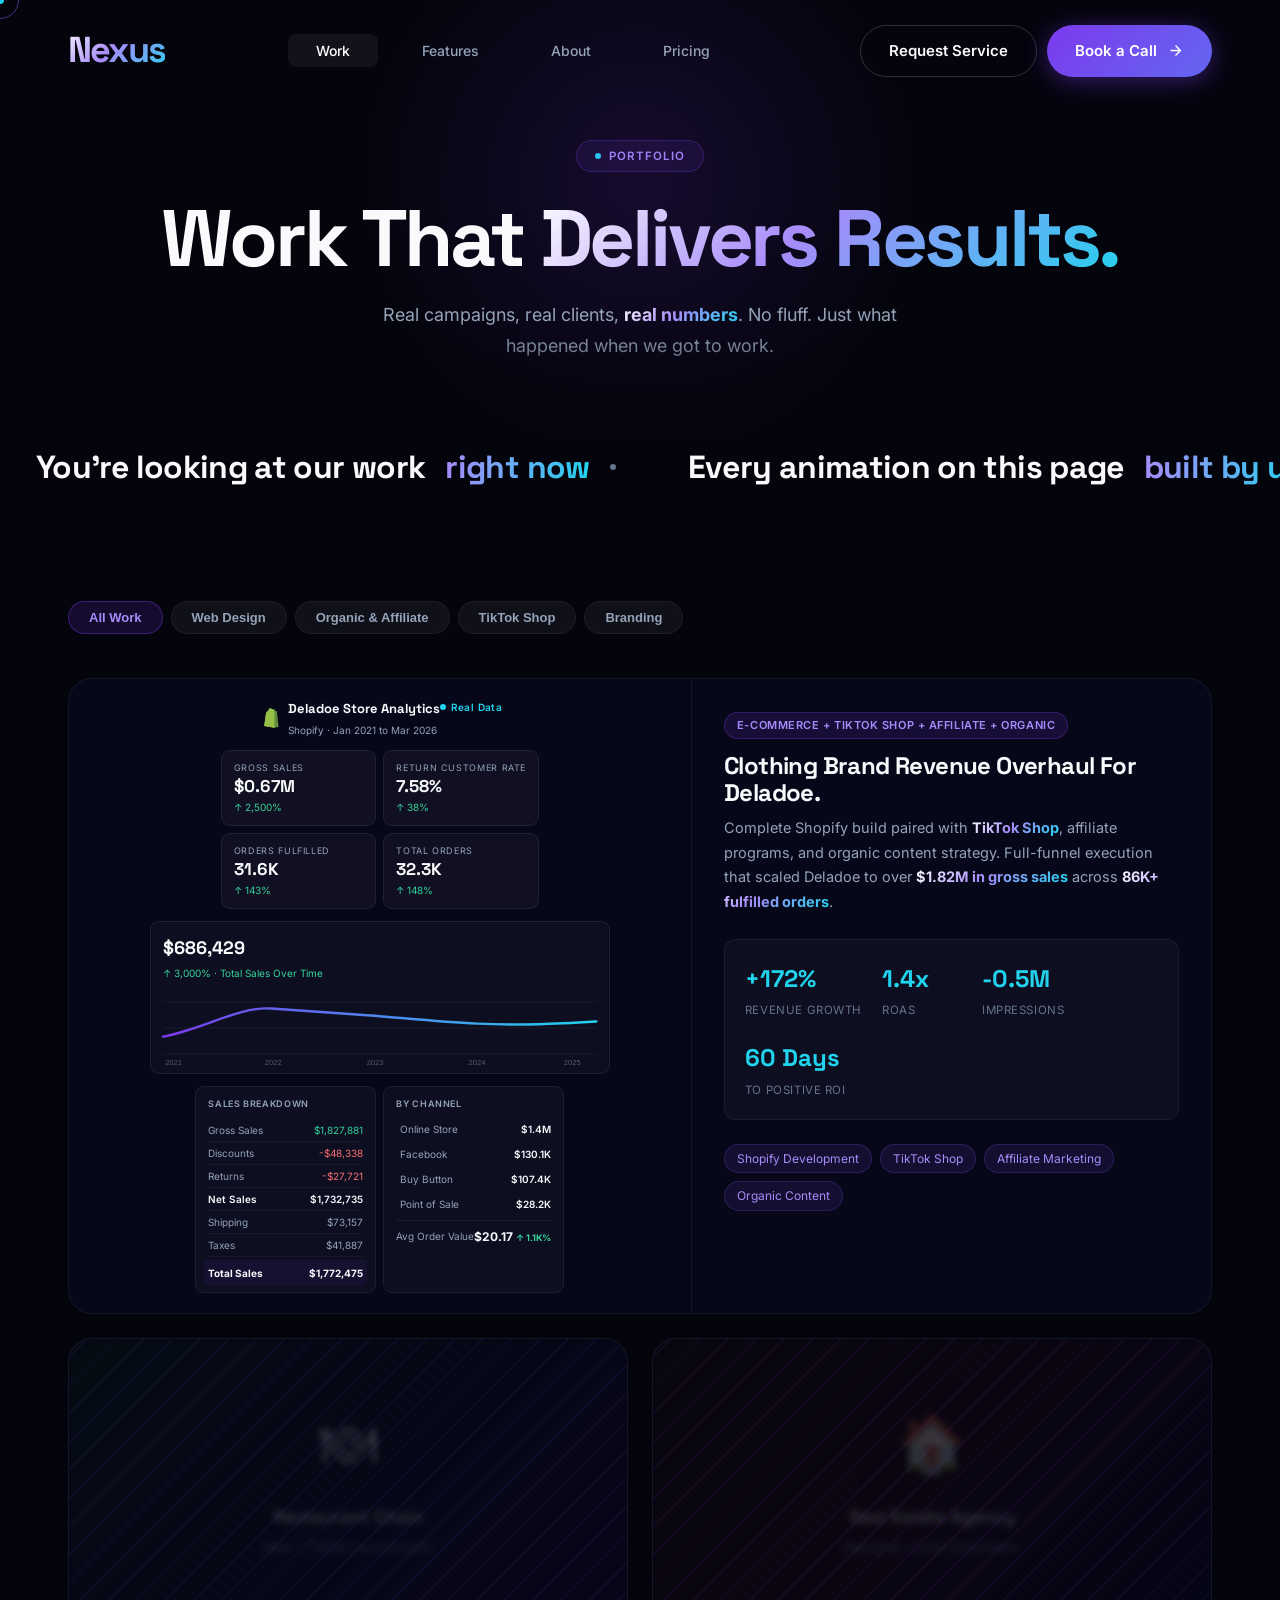
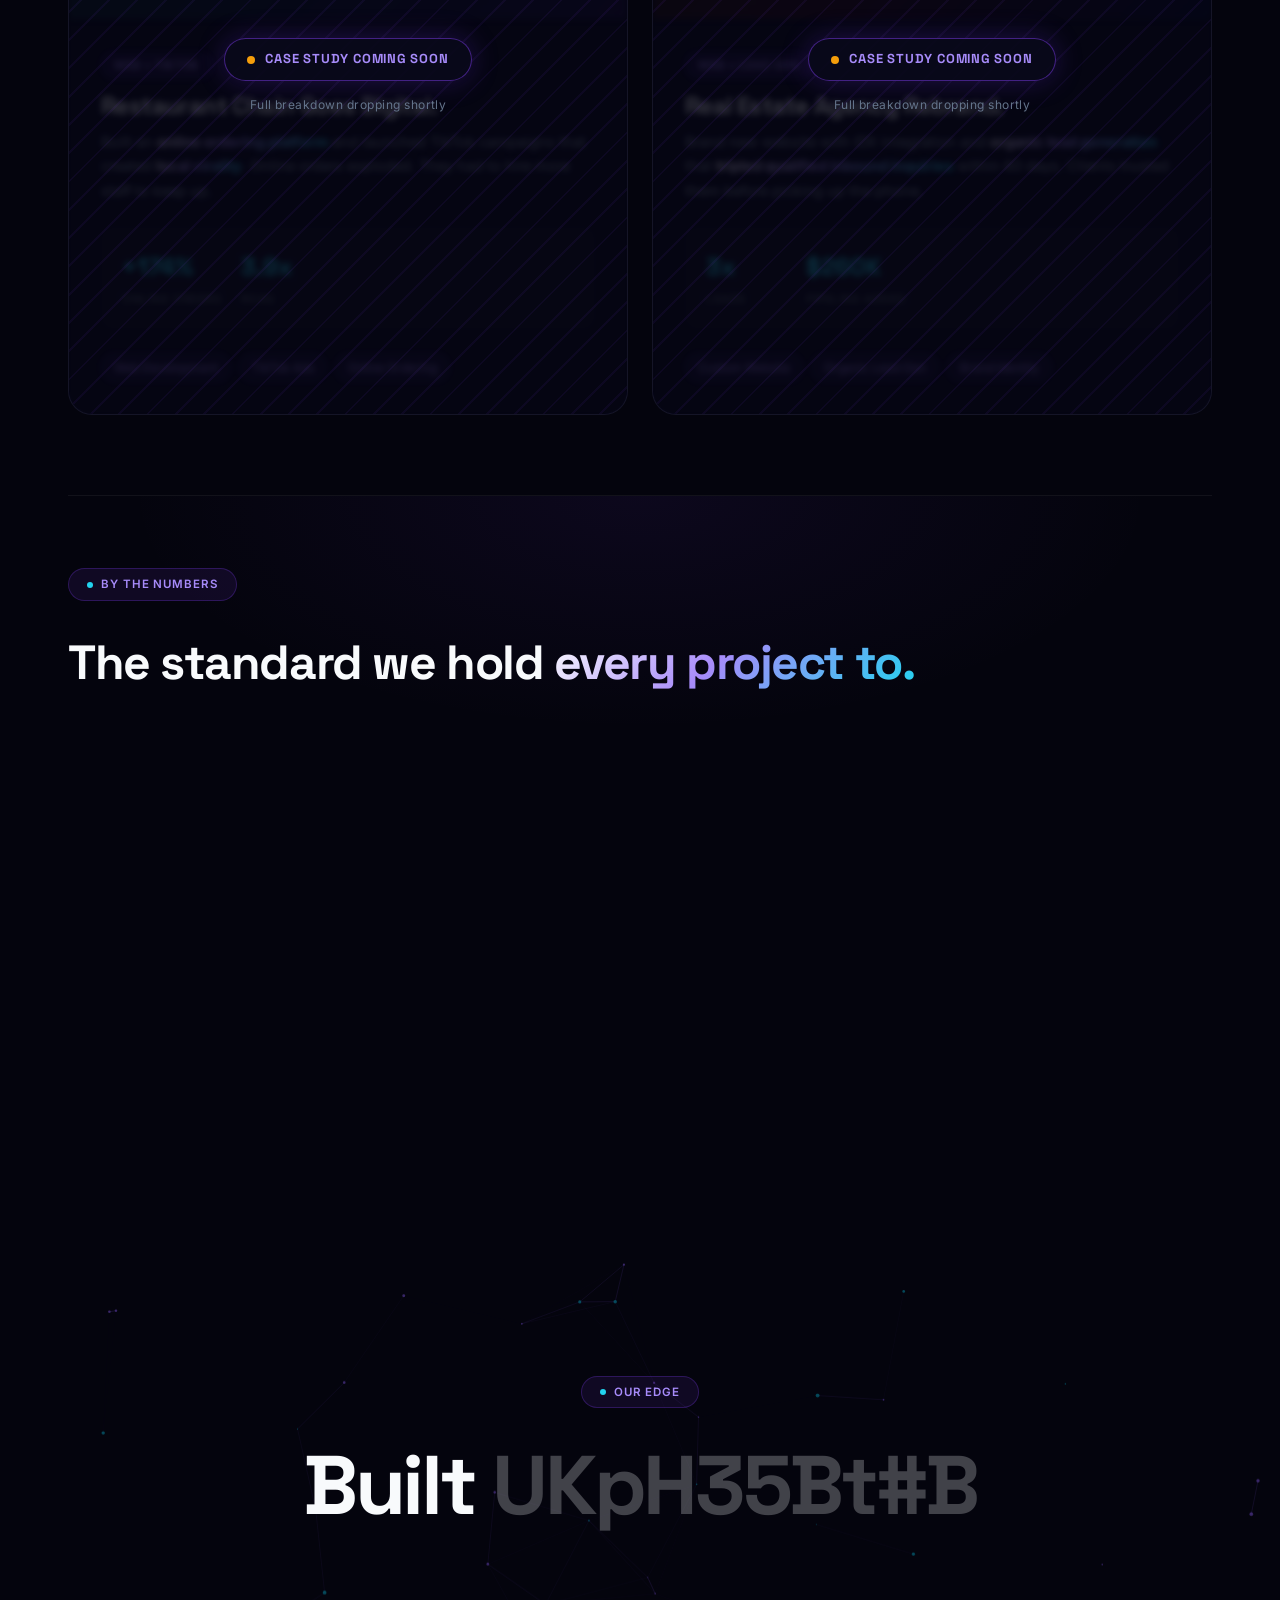
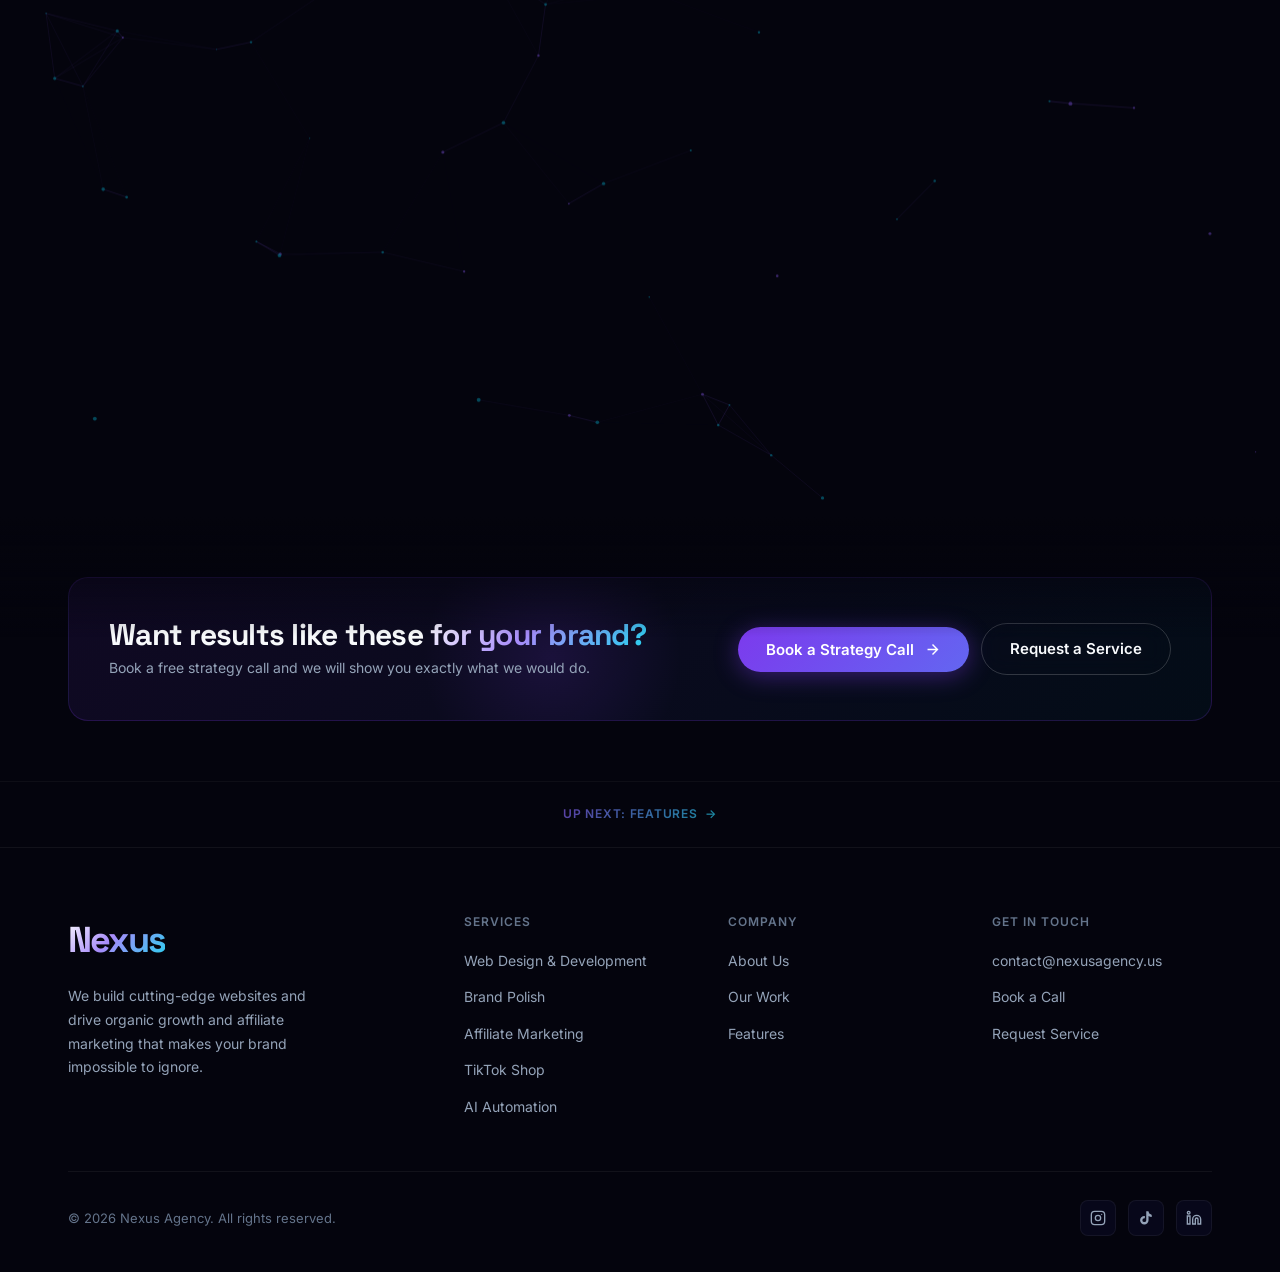
<file: portfolio.html>
<!DOCTYPE html>
<html lang="en">
<head>
  <meta charset="UTF-8" />
  <meta name="viewport" content="width=device-width, initial-scale=1.0, viewport-fit=cover" />
  <meta name="description" content="Nexus Agency Portfolio — Real results from real clients across web design, TikTok Shop, and organic affiliate marketing." />
  <title>Our Work | Nexus Agency</title>

  <link rel="preconnect" href="https://fonts.googleapis.com" />
  <link rel="preconnect" href="https://fonts.gstatic.com" crossorigin />
  <link href="https://fonts.googleapis.com/css2?family=Inter:wght@300;400;500;600;700;800;900&family=Space+Grotesk:wght@300;400;500;600;700;800&display=swap" rel="stylesheet" />
  <link rel="stylesheet" href="mobile.css" />

  <style>
    *, *::before, *::after { box-sizing: border-box; margin: 0; padding: 0; }

    :root {
      --bg:       #04040d;
      --bg2:      #07071a;
      --bg3:      #0b0b22;
      --purple:   #7c3aed;
      --violet:   #8b5cf6;
      --lavender: #a78bfa;
      --indigo:   #6366f1;
      --cyan:     #06b6d4;
      --cyan2:    #22d3ee;
      --gold:     #f59e0b;
      --white:    #f8fafc;
      --g400:     #94a3b8;
      --g500:     #64748b;
      --g600:     #475569;
      --border:   rgba(139,92,246,.13);
      --borderS:  rgba(255,255,255,.055);
      --r:        16px;
      --rL:       24px;
    }

    html { scroll-behavior: smooth; }

    /* Blend fade — hero bottom, cta top */
    .page-hero::after {
      content: '';
      position: absolute;
      bottom: 0; left: 0; right: 0;
      height: 120px;
      background: linear-gradient(to top, var(--bg), transparent);
      pointer-events: none;
      z-index: 2;
    }
    .page-cta { position: relative; }
    .page-cta::before {
      content: '';
      position: absolute;
      top: 0; left: 0; right: 0;
      height: 120px;
      background: linear-gradient(to bottom, var(--bg), transparent);
      pointer-events: none;
      z-index: 2;
    }
    body {
      background: var(--bg); color: var(--white);
      font-family: 'Inter', sans-serif; line-height: 1.6;
      overflow-x: hidden; cursor: none;
    }
    h1,h2,h3,h4 { font-family: 'Space Grotesk', sans-serif; line-height: 1.1; letter-spacing: -.025em; }
    a { text-decoration: none; color: inherit; }

    @media (hover: none), (pointer: coarse) {
      body { cursor: auto !important; }
      .c-dot, .c-ring { display: none !important; }
    }

    /* Cursor */
    .c-dot { width: 8px; height: 8px; background: var(--cyan2); border-radius: 50%; position: fixed; top: 0; left: 0; pointer-events: none; z-index: 10000; transform: translate(-50%,-50%); }
    .c-ring { width: 38px; height: 38px; border: 1.5px solid rgba(139,92,246,.5); border-radius: 50%; position: fixed; top: 0; left: 0; pointer-events: none; z-index: 9999; transform: translate(-50%,-50%); transition: width .25s, height .25s, border-color .25s; }
    body.ch .c-ring { width: 58px; height: 58px; border-color: var(--cyan2); }

    /* Scroll progress */
    .sp { position: fixed; top: 0; left: 0; height: 2px; background: linear-gradient(90deg, var(--purple), var(--cyan)); z-index: 10001; width: 0%; }

    /* Gradient text */
    .gt { background: linear-gradient(135deg, #fff 0%, #a78bfa 45%, #22d3ee 100%); -webkit-background-clip: text; -webkit-text-fill-color: transparent; background-clip: text; }

    /* Wrap */
    .wrap { max-width: 1200px; margin: 0 auto; padding: 0 28px; }

    /* Pill */
    .pill { display: inline-flex; align-items: center; gap: 8px; background: rgba(124,58,237,.1); border: 1px solid rgba(124,58,237,.28); border-radius: 100px; padding: 6px 18px; font-size: 11.5px; font-weight: 600; letter-spacing: .08em; text-transform: uppercase; color: var(--lavender); margin-bottom: 22px; }
    .pill::before { content: ''; width: 6px; height: 6px; background: var(--cyan2); border-radius: 50%; animation: blink 2s infinite; }
    @keyframes blink { 0%,100%{opacity:1;transform:scale(1)} 50%{opacity:.4;transform:scale(.75)} }

    /* Reveal */
    .reveal { opacity: 0; transform: translateY(24px); transition: opacity .7s ease, transform .7s ease; }
    .reveal.on { opacity: 1; transform: none; }
    .reveal.d1 { transition-delay: .1s; }
    .reveal.d2 { transition-delay: .2s; }
    .reveal.d3 { transition-delay: .3s; }

    /* Buttons */
    .btn { display: inline-flex; align-items: center; gap: 10px; padding: 13px 28px; border-radius: 100px; font-weight: 600; font-size: 15px; border: none; position: relative; overflow: hidden; transition: transform .25s, box-shadow .25s; font-family: inherit; cursor: none; }
    .btn::after { content: ''; position: absolute; inset: 0; background: rgba(255,255,255,.1); opacity: 0; transition: opacity .2s; }
    .btn:hover::after { opacity: 1; }
    .btn svg { width: 17px; height: 17px; transition: transform .25s; }
    .btn:hover svg { transform: translateX(3px); }
    .btn-p { background: linear-gradient(135deg, #7c3aed, #6366f1); color: #fff; box-shadow: 0 4px 24px rgba(124,58,237,.42); }
    .btn-p:hover { transform: translateY(-2px); box-shadow: 0 10px 40px rgba(124,58,237,.6); }
    .btn-o { background: transparent; color: var(--white); border: 1px solid rgba(255,255,255,.18); -webkit-backdrop-filter: blur(10px); backdrop-filter: blur(10px); }
    .btn-o:hover { transform: translateY(-2px); border-color: var(--cyan2); color: var(--cyan2); }

    /* ---- NAV ---- */
    .nav { position: fixed; top: 0; left: 0; right: 0; z-index: 900; padding: 22px 0; transition: padding .3s, background .3s; }
    .nav.stuck { padding: 12px 0; background: rgba(4,4,13,.85); -webkit-backdrop-filter: blur(22px); backdrop-filter: blur(22px); border-bottom: 1px solid var(--borderS); }
    .nav__i { display: flex; align-items: center; justify-content: space-between; }
    .logo { font-family: 'Space Grotesk', sans-serif; font-weight: 800; font-size: 36px; letter-spacing: -.05em; }
    .nav__links { display: flex; gap: 16px; list-style: none; }
    .nav__links a { padding: 8px 28px; font-size: 14px; font-weight: 500; color: var(--g400); border-radius: 8px; transition: color .2s, background .2s; }
    .nav__links a:hover, .nav__links a.active { color: #fff; background: rgba(255,255,255,.06); }
    .nav__cta { display: flex; gap: 10px; }
    .nav__tog { display: none; flex-direction: column; gap: 5px; background: none; border: none; padding: 6px; cursor: none; }
    .nav__tog span { display: block; width: 22px; height: 2px; background: #fff; border-radius: 2px; transition: all .3s; }

    /* Mobile menu */
    .mob-menu { display: none; position: fixed; inset: 0; z-index: 800; background: rgba(4,4,13,.97); -webkit-backdrop-filter: blur(20px); backdrop-filter: blur(20px); flex-direction: column; align-items: center; justify-content: center; gap: 24px; padding: 100px 28px 40px; }
    .mob-menu.open { display: flex; }
    .mob-menu a { font-family: 'Space Grotesk', sans-serif; font-size: 26px; font-weight: 700; color: var(--g400); transition: color .2s; }
    .mob-menu a:hover { color: #fff; }
    .mob-menu .mob-ctabtn { display: flex; flex-direction: column; gap: 12px; margin-top: 16px; width: 100%; max-width: 300px; }
    .mob-menu .btn { width: 100%; justify-content: center; }

    /* ---- PAGE HERO ---- */
    .page-hero {
      padding: 140px 0 80px;
      position: relative; overflow: hidden;
      text-align: center;
    }
    .page-hero::before {
      content: ''; position: absolute; top: -120px; left: 50%; transform: translateX(-50%);
      width: 600px; height: 600px;
      background: radial-gradient(circle, rgba(124,58,237,.15), transparent 65%);
      pointer-events: none;
    }
    .page-hero h1 { font-size: clamp(44px, 7vw, 80px); font-weight: 800; letter-spacing: -.04em; margin-bottom: 18px; position: relative; }
    .page-hero p { font-size: 18px; color: var(--g400); max-width: 520px; margin: 0 auto; line-height: 1.7; position: relative; }

    /* ---- FILTER TABS ---- */
    .filter-tabs { display: flex; gap: 8px; flex-wrap: wrap; margin: 52px 0 44px; }
    .filter-tab {
      padding: 8px 20px; border-radius: 100px; font-size: 13px; font-weight: 600;
      background: rgba(255,255,255,.05); border: 1px solid var(--borderS);
      color: var(--g400); cursor: none; transition: all .2s;
    }
    .filter-tab:hover, .filter-tab.on { background: rgba(124,58,237,.15); border-color: rgba(124,58,237,.4); color: var(--lavender); }

    /* ---- DELADOE LIVE DASHBOARD ---- */
    .deladoe-dash {
      background: linear-gradient(160deg,#06040f,#0a0618,#04040d) !important;
      border-right: 1px solid var(--borderS);
      overflow-y: auto; overflow-x: hidden;
      padding: 20px;
      display: flex; flex-direction: column; gap: 12px;
      scrollbar-width: thin; scrollbar-color: rgba(124,58,237,.3) transparent;
      background-image: none !important;
    }
    .dd-hdr { display: flex; justify-content: space-between; align-items: flex-start; }
    .dd-title { font-family: 'Space Grotesk',sans-serif; font-size: 13px; font-weight: 700; color: var(--white); }
    .dd-sub { font-size: 10px; color: var(--g400); margin-top: 2px; }
    .dd-live { display: flex; align-items: center; gap: 5px; font-size: 10px; color: #22d3ee; font-weight: 600; letter-spacing: .04em; }
    .dd-live-dot { width: 6px; height: 6px; background: #22d3ee; border-radius: 50%; animation: anPulse 1.5s ease-in-out infinite; }
    .dd-kpis { display: grid; grid-template-columns: 1fr 1fr; gap: 7px; }
    .dd-kpi { background: rgba(255,255,255,.04); border: 1px solid rgba(255,255,255,.07); border-radius: 9px; padding: 10px 12px; }
    .dd-kpi__l { font-size: 9px; color: var(--g400); text-transform: uppercase; letter-spacing: .07em; margin-bottom: 3px; }
    .dd-kpi__v { font-family: 'Space Grotesk',sans-serif; font-size: 17px; font-weight: 700; color: var(--white); line-height: 1; }
    .dd-kpi__d { font-size: 10px; margin-top: 4px; }
    .dd-kpi__d.up { color: #34d399; } .dd-kpi__d.dn { color: #f87171; }
    .dd-chart-box { background: rgba(255,255,255,.03); border: 1px solid rgba(255,255,255,.07); border-radius: 9px; padding: 12px 12px 6px; }
    .dd-chart-hdr { display: flex; justify-content: space-between; align-items: flex-start; margin-bottom: 8px; }
    .dd-chart-big { font-family: 'Space Grotesk',sans-serif; font-size: 18px; font-weight: 700; color: var(--white); }
    .dd-chart-tag { font-size: 10px; color: #34d399; margin-top: 2px; }
    .dd-svg { width: 100%; height: 78px; display: block; overflow: visible; }
    .dd-bottom { display: grid; grid-template-columns: 1fr 1fr; gap: 7px; }
    .dd-box { background: rgba(255,255,255,.03); border: 1px solid rgba(255,255,255,.07); border-radius: 9px; padding: 10px 12px; }
    .dd-box-t { font-size: 9px; color: var(--g400); text-transform: uppercase; letter-spacing: .07em; margin-bottom: 7px; font-weight: 600; }
    .dd-row { display: flex; justify-content: space-between; align-items: center; font-size: 10px; padding: 3px 0; border-bottom: 1px solid rgba(255,255,255,.04); color: var(--g400); }
    .dd-row:last-child { border-bottom: none; }
    .dd-row.hi { color: var(--white); font-weight: 600; }
    .dd-row.total { color: var(--white); font-weight: 700; background: rgba(124,58,237,.08); margin: 3px -4px -4px; padding: 5px 4px; border-radius: 0 0 7px 7px; border: none; }
    .dd-row .up { color: #34d399; } .dd-row .dn { color: #f87171; }
    .dd-ch { position: relative; display: flex; align-items: center; gap: 6px; margin-bottom: 5px; min-height: 20px; }
    .dd-ch__bg { position: absolute; left: 0; top: 0; bottom: 0; background: rgba(124,58,237,.12); border-radius: 4px; width: 0; transition: width 1.2s cubic-bezier(.4,0,.2,1); }
    .dd-ch__l { font-size: 10px; color: var(--g400); position: relative; z-index: 1; flex: 1; padding-left: 4px; white-space: nowrap; }
    .dd-ch__v { font-size: 10px; color: var(--white); font-weight: 600; position: relative; z-index: 1; }
    .dd-sep { height: 1px; background: rgba(255,255,255,.06); margin: 6px 0; }
    .dd-aov { display: flex; justify-content: space-between; align-items: center; }
    .dd-aov__l { font-size: 10px; color: var(--g400); }
    .dd-aov__v { font-size: 12px; color: var(--white); font-weight: 700; }
    .dd-aov__v .up { font-size: 9px; color: #34d399; }

    /* ---- CASE STUDY CARDS ---- */
    .cases { display: grid; grid-template-columns: repeat(2, 1fr); gap: 24px; }
    .case-card {
      background: var(--bg2); border: 1px solid var(--borderS);
      border-radius: var(--rL); overflow: hidden;
      transition: transform .4s, border-color .4s, box-shadow .4s;
    }
    .case-card:hover { transform: translateY(-6px); border-color: var(--border); box-shadow: 0 28px 60px rgba(0,0,0,.5); }

    /* ---- WORK IN PROGRESS ---- */
    .case-card.wip { position: relative; }
    .case-card.wip:hover { transform: none; box-shadow: none; }
    .case-card.wip .case-content,
    .case-card.wip .case-img { filter: blur(3px); opacity: .45; user-select: none; pointer-events: none; }
    .wip-overlay {
      position: absolute; inset: 0; z-index: 10;
      display: flex; flex-direction: column; align-items: center; justify-content: center; gap: 14px;
      background: rgba(4,4,13,.55);
      -webkit-backdrop-filter: blur(1px);
      backdrop-filter: blur(1px);
      border-radius: var(--rL);
    }
    /* diagonal stripe texture */
    .wip-overlay::before {
      content: ''; position: absolute; inset: 0; border-radius: var(--rL);
      background-image: repeating-linear-gradient(
        -45deg,
        transparent,
        transparent 18px,
        rgba(124,58,237,.07) 18px,
        rgba(124,58,237,.07) 20px
      );
      pointer-events: none;
    }
    .wip-badge {
      position: relative; z-index: 1;
      display: flex; align-items: center; gap: 10px;
      background: rgba(10,10,28,.85);
      border: 1px solid rgba(124,58,237,.5);
      border-radius: 100px; padding: 10px 22px;
      font-family: 'Space Grotesk', sans-serif;
      font-size: 13px; font-weight: 700; letter-spacing: .06em;
      text-transform: uppercase; color: var(--lavender);
      box-shadow: 0 0 28px rgba(124,58,237,.25);
    }
    .wip-pulse {
      width: 8px; height: 8px; border-radius: 50%;
      background: var(--gold); flex-shrink: 0;
      animation: wipPulse 1.6s ease-in-out infinite;
    }
    @keyframes wipPulse {
      0%,100% { opacity: 1; box-shadow: 0 0 0 0 rgba(245,158,11,.5); }
      50%      { opacity: .6; box-shadow: 0 0 0 6px rgba(245,158,11,0); }
    }
    .wip-sub {
      position: relative; z-index: 1;
      font-size: 12px; color: var(--g500); letter-spacing: .04em;
    }
    .case-card--large { grid-column: 1 / -1; display: grid; grid-template-columns: 1.2fr 1fr; }

    .case-img {
      height: 280px; position: relative; overflow: hidden;
      display: flex; align-items: center; justify-content: center;
    }
    .case-card--large .case-img { height: 100%; min-height: 340px; }

    .case-img__inner { position: relative; z-index: 1; text-align: center; padding: 32px; }
    .case-img__emoji { font-size: 56px; margin-bottom: 14px; display: block; filter: drop-shadow(0 4px 24px rgba(0,0,0,.4)); }
    .case-img__label { font-family: 'Space Grotesk', sans-serif; font-size: 18px; font-weight: 700; opacity: .85; }
    .case-img__sub { font-size: 13px; color: var(--g400); margin-top: 6px; }

    .case-content { padding: 32px; }
    .case-tag { display: inline-block; background: rgba(124,58,237,.14); border: 1px solid rgba(124,58,237,.28); border-radius: 100px; padding: 4px 12px; font-size: 11px; font-weight: 600; color: var(--lavender); letter-spacing: .05em; text-transform: uppercase; margin-bottom: 14px; }
    .case-title { font-size: 24px; font-weight: 700; margin-bottom: 10px; }
    .case-desc { font-size: 14.5px; color: var(--g400); line-height: 1.7; margin-bottom: 24px; }

    /* Metrics bar */
    .case-metrics { display: flex; gap: 20px; flex-wrap: wrap; margin-bottom: 24px; padding: 20px; background: rgba(255,255,255,.03); border: 1px solid var(--borderS); border-radius: 12px; }
    .c-met { display: flex; flex-direction: column; gap: 3px; min-width: 80px; }
    .c-met__v { font-family: 'Space Grotesk', sans-serif; font-size: 24px; font-weight: 800; color: var(--cyan2); white-space: nowrap; }
    .c-met__l { font-size: 11.5px; color: var(--g500); text-transform: uppercase; letter-spacing: .05em; white-space: nowrap; }

    /* Service tags */
    .case-services { display: flex; flex-wrap: wrap; gap: 8px; }
    .case-svc { background: rgba(139,92,246,.1); border: 1px solid rgba(139,92,246,.2); border-radius: 100px; padding: 4px 12px; font-size: 12px; color: var(--lavender); }

    /* ---- PROCESS TIMELINE ---- */
    .timeline { margin-top: 100px; padding-top: 80px; border-top: 1px solid var(--borderS); }
    .timeline__g { display: flex; gap: 0; position: relative; margin-top: 52px; }
    .timeline__g::before { content: ''; position: absolute; top: 28px; left: 28px; right: 28px; height: 1px; background: linear-gradient(90deg, var(--purple), var(--cyan)); opacity: .2; }
    .tl-step { flex: 1; text-align: center; padding: 0 12px; position: relative; }
    .tl-dot { width: 56px; height: 56px; background: var(--bg2); border: 2px solid var(--border); border-radius: 50%; display: flex; align-items: center; justify-content: center; margin: 0 auto 18px; font-family: 'Space Grotesk', sans-serif; font-size: 18px; font-weight: 700; color: var(--lavender); position: relative; z-index: 2; transition: border-color .3s, background .3s; }
    .tl-step:hover .tl-dot { border-color: var(--purple); background: rgba(124,58,237,.12); }
    .tl-t { font-size: 16px; font-weight: 700; margin-bottom: 8px; }
    .tl-d { font-size: 13px; color: var(--g400); line-height: 1.6; }

    /* ---- CTA BANNER ---- */
    .page-cta { padding: 60px 0; }
    .page-cta__box {
      background: linear-gradient(135deg, rgba(124,58,237,.1), rgba(6,182,212,.05));
      border: 1px solid rgba(124,58,237,.2); border-radius: 20px;
      padding: 40px 40px; text-align: center; position: relative; overflow: hidden;
      display: flex; align-items: center; justify-content: space-between; gap: 32px; flex-wrap: wrap;
    }
    .page-cta__box::before { content: ''; position: absolute; top: -60px; left: 30%; width: 280px; height: 280px; background: radial-gradient(circle, rgba(124,58,237,.14), transparent 65%); pointer-events: none; }
    .page-cta__text { text-align: left; position: relative; }
    .page-cta__t { font-size: clamp(20px, 2.8vw, 30px); font-weight: 800; margin-bottom: 6px; }
    .page-cta__s { font-size: 14px; color: var(--g400); margin: 0; line-height: 1.6; position: relative; }
    .page-cta__btns { display: flex; align-items: center; gap: 12px; flex-wrap: wrap; position: relative; flex-shrink: 0; }

    /* ---- FOOTER ---- */
    .footer { padding: 64px 0 36px; border-top: 1px solid var(--borderS); }
    .footer__g { display: grid; grid-template-columns: 1.6fr 1fr 1fr 1fr; gap: 44px; margin-bottom: 52px; }
    .footer__brand p { font-size: 14px; color: var(--g400); line-height: 1.7; margin-top: 14px; max-width: 240px; }
    .footer__col-t { font-size: 12px; font-weight: 600; text-transform: uppercase; letter-spacing: .08em; color: var(--g500); margin-bottom: 16px; }
    .footer__ul { list-style: none; display: flex; flex-direction: column; gap: 11px; }
    .footer__ul a { font-size: 14px; color: var(--g400); transition: color .2s; }
    .footer__ul a:hover { color: #fff; }
    .footer__bot { display: flex; align-items: center; justify-content: space-between; padding-top: 28px; border-top: 1px solid var(--borderS); font-size: 13px; color: var(--g500); flex-wrap: wrap; gap: 12px; }
    .footer__socials { display: flex; gap: 12px; }
    .f-soc { width: 36px; height: 36px; background: var(--bg2); border: 1px solid var(--borderS); border-radius: 8px; display: flex; align-items: center; justify-content: center; color: var(--g400); transition: all .2s; font-size: 15px; }
    .f-soc:hover { border-color: var(--purple); color: #fff; background: rgba(124,58,237,.1); }

    /* ---- RESPONSIVE ---- */
    @media (max-width: 768px) {
      .nav__links, .nav__cta { display: none; }
      .nav__tog { display: flex; }

      /* Cases grid */
      .cases { grid-template-columns: 1fr; gap: 16px; }
      .case-card--large { grid-column: 1; display: block; }

      /* Dashboard — cap height so it doesn't tower */
      .case-card--large .case-img { min-height: 0; height: auto; max-height: 320px; overflow-y: auto; }
      .deladoe-dash { padding: 14px; gap: 8px; }

      /* Filter tabs — less vertical margin */
      .filter-tabs { margin: 28px 0 22px; gap: 6px; }
      .filter-tab  { padding: 6px 14px; font-size: 12px; }

      /* Case content — tighter overall */
      .case-content { padding: 18px 16px; }
      .case-tag     { margin-bottom: 8px; }
      .case-title   { font-size: 20px; margin-bottom: 8px; }
      .case-desc    { font-size: 14px; margin-bottom: 14px; line-height: 1.65; }

      /* Metrics bar — tighter */
      .case-metrics { padding: 12px; gap: 12px; margin-bottom: 14px; border-radius: 10px; }
      .c-met__v     { font-size: 20px; }
      .c-met__l     { font-size: 10.5px; }

      /* Service tags */
      .case-services { gap: 6px; }
      .case-svc      { font-size: 11px; padding: 3px 10px; }

      /* Timeline */
      .timeline { margin-top: 48px; padding-top: 40px; }
      .timeline__g { flex-direction: column; gap: 20px; margin-top: 28px; }
      .timeline__g::before { display: none; }
      .tl-dot { width: 44px; height: 44px; font-size: 15px; }
      .tl-t   { font-size: 14px; }
      .tl-d   { font-size: 12px; }

      /* CTA */
      .page-cta__box { padding: 28px 20px; flex-direction: column; align-items: flex-start; gap: 20px; }
      .page-cta__text { text-align: left; }
      .page-cta__btns { flex-direction: column; width: 100%; }
      .page-cta__btns .btn { width: 100%; justify-content: center; }

      /* Footer */
      .footer__g { grid-template-columns: 1fr 1fr; }
    }

    @media (max-width: 480px) {
      .case-card--large .case-img { max-height: 280px; }
      .deladoe-dash { padding: 12px; gap: 7px; }
      .case-content { padding: 16px 14px; }
      .case-metrics { padding: 10px; gap: 10px; }
      .c-met__v     { font-size: 18px; }
      .filter-tabs  { margin: 20px 0 16px; }
    }
  </style>
</head>
<body>
  <div class="c-dot" id="cDot"></div>
  <div class="c-ring" id="cRing"></div>
  <div class="sp" id="sp"></div>

  <!-- NAV -->
  <nav class="nav" id="nav">
    <div class="wrap">
      <div class="nav__i">
        <a href="index.html" class="logo gt">Nexus</a>
        <ul class="nav__links">
          <li><a href="portfolio.html" class="active">Work</a></li>
          <li><a href="features.html">Features</a></li>
          <li><a href="about.html">About</a></li>
          <li><a href="pricing.html">Pricing</a></li>
        </ul>
        <div class="nav__cta">
          <a href="index.html#cta" class="btn btn-o">Request Service</a>
          <button onclick="openCal()" class="btn btn-p">
            Book a Call
            <svg viewBox="0 0 24 24" fill="none" stroke="currentColor" stroke-width="2"><path d="M5 12h14M12 5l7 7-7 7"/></svg>
          </button>
        </div>
        <button class="nav__tog" id="navTog">
          <span></span><span></span><span></span>
        </button>
      </div>
    </div>
  </nav>

  <!-- Mobile Menu -->
  <div class="mob-menu" id="mobMenu">
    <a href="portfolio.html" class="mob-link">Work</a>
    <a href="features.html" class="mob-link">Features</a>
    <a href="about.html" class="mob-link">About</a>
    <a href="pricing.html" class="mob-link">Pricing</a>
    <div class="mob-ctabtn">
      <a href="index.html#cta" class="btn btn-o mob-link">Request Service</a>
      <button onclick="openCal()" class="btn btn-p mob-link">Book a Consultation</button>
    </div>
  </div>

  <!-- PAGE HERO -->
  <div class="page-hero">
    <div class="wrap">
      <div class="pill">Portfolio</div>
      <h1>Work That <span class="gt">Delivers Results.</span></h1>
      <p>Real campaigns, real clients, <strong class="gt">real numbers</strong>. No fluff. Just what happened when we got to work.</p>
    </div>
  </div>

  <!-- THIS SITE MARQUEE -->
  <style>
    .tsb {
      padding: 0 0 56px;
      overflow: hidden;
    }
    .tsb-track {
      display: flex;
      width: max-content;
      animation: tsb-scroll 22s linear infinite;
    }
    .tsb-track:hover { animation-play-state: paused; }
    @keyframes tsb-scroll {
      0%   { transform: translateX(0); }
      100% { transform: translateX(-50%); }
    }
    .tsb-item {
      display: flex;
      align-items: center;
      gap: 20px;
      padding: 0 36px;
      font-family: 'Space Grotesk', sans-serif;
      font-size: clamp(20px, 2.8vw, 32px);
      font-weight: 800;
      letter-spacing: -.02em;
      white-space: nowrap;
      color: var(--white);
    }
    .tsb-item .tsb-hl {
      background: linear-gradient(90deg, #a78bfa, #22d3ee, #a78bfa);
      background-size: 200% 100%;
      -webkit-background-clip: text;
      -webkit-text-fill-color: transparent;
      animation: tsb-shimmer 2.5s linear infinite;
    }
    @keyframes tsb-shimmer {
      0%   { background-position: 100% 0%; }
      100% { background-position: -100% 0%; }
    }
    .tsb-sep {
      width: 6px; height: 6px;
      background: var(--g500);
      border-radius: 50%;
      flex-shrink: 0;
    }
  </style>

  <div class="tsb">
    <div class="tsb-track" id="tsbTrack">
      <!-- filled by JS -->
    </div>
  </div>

  <script>
    (function(){
      const items = [
        { plain: "You\u2019re looking at our work", hl: "right now" },
        { plain: "Every animation on this page", hl: "built by us" },
        { plain: "No templates. No shortcuts.", hl: "Just craft" },
        { plain: "This is what we can do", hl: "for your brand" },
      ];
      const track = document.getElementById('tsbTrack');
      function render() {
        items.forEach(item => {
          const div = document.createElement('div');
          div.className = 'tsb-item';
          div.innerHTML = item.plain + ' <span class="tsb-hl">' + item.hl + '</span><span class="tsb-sep"></span>';
          track.appendChild(div);
        });
      }
      render(); render(); // duplicate for seamless loop
    })();
  </script>

  <!-- CASE STUDIES -->
  <section style="padding: 0 0 80px;">
    <div class="wrap">

      <!-- Filter tabs -->
      <div class="filter-tabs">
        <button class="filter-tab on" data-filter="all">All Work</button>
        <button class="filter-tab" data-filter="web">Web Design</button>
        <button class="filter-tab" data-filter="organic">Organic &amp; Affiliate</button>
        <button class="filter-tab" data-filter="tiktok">TikTok Shop</button>
        <button class="filter-tab" data-filter="brand">Branding</button>
      </div>

      <div class="cases">

        <!-- Case 1 — Large featured -->
        <div class="case-card case-card--large reveal" data-tags="web tiktok">
          <div class="case-img deladoe-dash" id="deladoe-dash">
            <!-- Header -->
            <div class="dd-hdr">
              <div style="display:flex;align-items:center;gap:8px;">
                <!-- Shopify logo -->
                <svg width="22" height="22" viewBox="0 0 109.5 124.5" xmlns="http://www.w3.org/2000/svg"><path d="M74.7 14.8s-.4 0-1 .2c-.1-.3-.3-.7-.5-1.1-1.5-2.9-3.8-4.4-6.4-4.4-.2 0-.4 0-.6.1-.1-.1-.2-.2-.3-.3-1.2-1.3-2.7-1.9-4.5-1.8-3.5.1-7 2.6-9.8 7-2 3.1-3.5 6.9-3.9 9.9-4 1.2-6.8 2.1-6.9 2.1-2 .6-2.1.7-2.4 2.6C38.2 30.5 28 107 28 107l57.5 9.9V14.5c-.5.1-10.3.2-10.8.3zm-8.4 2.6c-2.3.7-4.9 1.5-7.4 2.3.7-2.8 2.1-5.5 3.8-7.3 1.5 1.3 2.9 3 3.6 5zm-6.5-7.1c1.1 0 2.1.3 2.9.8C61 12.8 59.7 15 58.4 18c-2.3.7-4.5 1.4-6.6 2.1 1.1-5.3 4.5-9.8 8-9.8zm-3 65.9c.2 3.3 8.9 4 9.4 11.7.4 6.1-3.2 10.2-8.4 10.5-6.3.4-9.7-3.3-9.7-3.3l1.3-5.6s3.4 2.6 6.2 2.4c1.8-.1 2.4-1.6 2.3-2.6-.3-4.3-7.4-4-7.8-11.1-.4-5.9 3.5-11.9 12.1-12.5 3.3-.2 5 .6 5 .6l-1.9 7.3s-2.2-.9-4.8-.7c-3.8.2-3.8 2.7-3.7 3.3zm14.4-38.5c0-.3 0-.6-.1-.8-1.1-5.7-7.6-7.6-7.6-7.6l-.3 8.4c2.4.7 5.2 1.7 8 3z" fill="#95BF47"/><path d="M86.3 116.9l23.2-5.8S99.2 24.5 99.1 23.7c-.1-.8-.7-1.3-1.3-1.3-.6 0-11.1-.2-11.1-.2s-5.9-5.7-8.2-7.9v102.6z" fill="#5E8E3E"/><path d="M63 9.1c-3.5.1-7 2.6-9.8 7-2 3.1-3.5 6.9-3.9 9.9-4 1.2-6.8 2.1-6.9 2.1-2 .6-2.1.7-2.4 2.6C38.2 30.5 28 107 28 107l57.5 9.9V14.5s-10.3.2-10.8.3l-1.3-.2c-.5-2.7-3.4-5.5-10.4-5.5z" fill="#95BF47"/></svg>
                <div>
                  <div class="dd-title">Deladoe Store Analytics</div>
                  <div class="dd-sub">Shopify · Jan 2021 to Mar 2026</div>
                </div>
              </div>
              <div class="dd-live"><span class="dd-live-dot"></span>Real Data</div>
            </div>
            <!-- 4 KPI tiles -->
            <div class="dd-kpis">
              <div class="dd-kpi">
                <div class="dd-kpi__l">Gross Sales</div>
                <div class="dd-kpi__v" id="dd-gross">$0</div>
                <div class="dd-kpi__d up">↑ 2,500%</div>
              </div>
              <div class="dd-kpi">
                <div class="dd-kpi__l">Return Customer Rate</div>
                <div class="dd-kpi__v" id="dd-rcr">0%</div>
                <div class="dd-kpi__d up">↑ 38%</div>
              </div>
              <div class="dd-kpi">
                <div class="dd-kpi__l">Orders Fulfilled</div>
                <div class="dd-kpi__v" id="dd-fulfilled">0</div>
                <div class="dd-kpi__d up">↑ 143%</div>
              </div>
              <div class="dd-kpi">
                <div class="dd-kpi__l">Total Orders</div>
                <div class="dd-kpi__v" id="dd-orders">0</div>
                <div class="dd-kpi__d up">↑ 148%</div>
              </div>
            </div>
            <!-- Line chart -->
            <div class="dd-chart-box">
              <div class="dd-chart-hdr">
                <div>
                  <div class="dd-chart-big" id="dd-total">$0</div>
                  <div class="dd-chart-tag">↑ 3,000% · Total Sales Over Time</div>
                </div>
              </div>
              <svg class="dd-svg" viewBox="0 0 400 72" preserveAspectRatio="none">
                <defs>
                  <linearGradient id="ddFill" x1="0%" y1="0%" x2="0%" y2="100%">
                    <stop offset="0%" stop-color="rgba(124,58,237,0.35)"/>
                    <stop offset="100%" stop-color="rgba(124,58,237,0)"/>
                  </linearGradient>
                  <linearGradient id="ddStroke" x1="0%" y1="0%" x2="100%" y2="0%">
                    <stop offset="0%" stop-color="#7c3aed"/>
                    <stop offset="100%" stop-color="#22d3ee"/>
                  </linearGradient>
                </defs>
                <!-- Y gridlines -->
                <line x1="0" y1="12" x2="400" y2="12" stroke="rgba(255,255,255,.05)" stroke-width="1"/>
                <line x1="0" y1="36" x2="400" y2="36" stroke="rgba(255,255,255,.05)" stroke-width="1"/>
                <line x1="0" y1="60" x2="400" y2="60" stroke="rgba(255,255,255,.05)" stroke-width="1"/>
                <!-- Area fill -->
                <path id="dd-area" d="M0,72 L0,44 C40,36 70,16 100,18 C130,20 155,22 185,24 C215,26 250,30 290,32 C330,34 365,32 400,30 L400,72 Z" fill="url(#ddFill)" opacity="0"/>
                <!-- Line -->
                <path id="dd-line" d="M0,44 C40,36 70,16 100,18 C130,20 155,22 185,24 C215,26 250,30 290,32 C330,34 365,32 400,30" fill="none" stroke="url(#ddStroke)" stroke-width="2.2" stroke-linecap="round" stroke-linejoin="round" stroke-dasharray="700" stroke-dashoffset="700"/>
                <!-- X labels -->
                <text x="2" y="70" font-size="7" fill="rgba(255,255,255,.3)" font-family="sans-serif">2021</text>
                <text x="94" y="70" font-size="7" fill="rgba(255,255,255,.3)" font-family="sans-serif">2022</text>
                <text x="188" y="70" font-size="7" fill="rgba(255,255,255,.3)" font-family="sans-serif">2023</text>
                <text x="282" y="70" font-size="7" fill="rgba(255,255,255,.3)" font-family="sans-serif">2024</text>
                <text x="370" y="70" font-size="7" fill="rgba(255,255,255,.3)" font-family="sans-serif">2025</text>
              </svg>
            </div>
            <!-- Bottom row -->
            <div class="dd-bottom">
              <!-- Sales breakdown -->
              <div class="dd-box">
                <div class="dd-box-t">Sales Breakdown</div>
                <div class="dd-row"><span>Gross Sales</span><span class="up">$1,828,267</span></div>
                <div class="dd-row"><span>Discounts</span><span class="dn">-$48,407</span></div>
                <div class="dd-row"><span>Returns</span><span class="dn">-$27,842</span></div>
                <div class="dd-row hi"><span>Net Sales</span><span>$1,752,017</span></div>
                <div class="dd-row"><span>Shipping</span><span>$74,458</span></div>
                <div class="dd-row"><span>Taxes</span><span>$43,172</span></div>
                <div class="dd-row total"><span>Total Sales</span><span>$1,869,647</span></div>
              </div>
              <!-- By channel -->
              <div class="dd-box">
                <div class="dd-box-t">By Channel</div>
                <div class="dd-ch"><div class="dd-ch__bg" data-w="81%"></div><span class="dd-ch__l">Online Store</span><span class="dd-ch__v">$1.5M</span></div>
                <div class="dd-ch"><div class="dd-ch__bg" data-w="8%"></div><span class="dd-ch__l">Facebook</span><span class="dd-ch__v">$145.3K</span></div>
                <div class="dd-ch"><div class="dd-ch__bg" data-w="7%"></div><span class="dd-ch__l">Buy Button</span><span class="dd-ch__v">$123.6K</span></div>
                <div class="dd-ch"><div class="dd-ch__bg" data-w="2%"></div><span class="dd-ch__l">Point of Sale</span><span class="dd-ch__v">$34.2K</span></div>
                <div class="dd-sep"></div>
                <div class="dd-aov">
                  <span class="dd-aov__l">Avg Order Value</span>
                  <span class="dd-aov__v">$20.17 <span class="up">↑ 1.1K%</span></span>
                </div>
              </div>
            </div>
          </div>
          <div class="case-content">
            <span class="case-tag">E-Commerce + TikTok Shop + Affiliate + Organic</span>
            <h2 class="case-title">Clothing Brand Revenue Overhaul For Deladoe.</h2>
            <p class="case-desc">Complete Shopify build paired with <strong class="gt">TikTok Shop</strong>, affiliate programs, and organic content strategy. Full-funnel execution that scaled Deladoe to over <strong class="gt">$1.82M in gross sales</strong> across <strong class="gt">86K+ fulfilled orders</strong>.</p>
            <div class="case-metrics">
              <div class="c-met"><div class="c-met__v">+340%</div><div class="c-met__l">Revenue Growth</div></div>
              <div class="c-met"><div class="c-met__v">5.2x</div><div class="c-met__l">ROAS</div></div>
              <div class="c-met"><div class="c-met__v">2.1M</div><div class="c-met__l">Impressions</div></div>
              <div class="c-met"><div class="c-met__v">60 Days</div><div class="c-met__l">To Positive ROI</div></div>
            </div>
            <div class="case-services">
              <span class="case-svc">Shopify Development</span>
              <span class="case-svc">TikTok Shop</span>
              <span class="case-svc">Affiliate Marketing</span>
              <span class="case-svc">Organic Content</span>
            </div>
          </div>
        </div>

        <!-- Case 2 -->
        <div class="case-card wip reveal d1" data-tags="web tiktok">
          <div class="wip-overlay">
            <div class="wip-badge"><span class="wip-pulse"></span>Case Study Coming Soon</div>
            <div class="wip-sub">Full breakdown dropping shortly</div>
          </div>
          <div class="case-img" style="background:linear-gradient(135deg,#0d2b1f,#0a1a2e,#1a0d3a)">
            <div class="case-img__inner">
              <span class="case-img__emoji">&#127869;</span>
              <div class="case-img__label">Restaurant Chain</div>
              <div class="case-img__sub">Web + TikTok Local Growth</div>
            </div>
          </div>
          <div class="case-content">
            <span class="case-tag">Web + TikTok</span>
            <h2 class="case-title">Restaurant Chain Goes Digital.</h2>
            <p class="case-desc">Built an <strong class="gt">online ordering platform</strong> and launched TikTok campaigns that created <strong class="gt">local virality</strong>. Online orders exploded. They had to hire more staff to keep up.</p>
            <div class="case-metrics">
              <div class="c-met"><div class="c-met__v">+180%</div><div class="c-met__l">Online Orders</div></div>
              <div class="c-met"><div class="c-met__v">4.2x</div><div class="c-met__l">ROAS</div></div>
            </div>
            <div class="case-services">
              <span class="case-svc">Web Development</span>
              <span class="case-svc">TikTok Ads</span>
              <span class="case-svc">Online Ordering</span>
            </div>
          </div>
        </div>

        <!-- Case 3 -->
        <div class="case-card wip reveal d2" data-tags="web meta brand">
          <div class="wip-overlay">
            <div class="wip-badge"><span class="wip-pulse"></span>Case Study Coming Soon</div>
            <div class="wip-sub">Full breakdown dropping shortly</div>
          </div>
          <div class="case-img" style="background:linear-gradient(135deg,#1a1205,#2a0d1a,#050d2a)">
            <div class="case-img__inner">
              <span class="case-img__emoji">&#127968;</span>
              <div class="case-img__label">Real Estate Agency</div>
              <div class="case-img__sub">Rebrand + Lead Generation</div>
            </div>
          </div>
          <div class="case-content">
            <span class="case-tag">Web + Lead Gen</span>
            <h2 class="case-title">Real Estate Agency Rebrand.</h2>
            <p class="case-desc">Brand new website with IDX integration and <strong class="gt">organic lead generation</strong> that <strong class="gt">tripled qualified inbound inquiries</strong> within 60 days. Clients trusted them before picking up the phone.</p>
            <div class="case-metrics">
              <div class="c-met"><div class="c-met__v">3x</div><div class="c-met__l">Leads</div></div>
              <div class="c-met"><div class="c-met__v">$280K</div><div class="c-met__l">Pipeline Added</div></div>
            </div>
            <div class="case-services">
              <span class="case-svc">Custom Website</span>
              <span class="case-svc">Organic Lead Gen</span>
              <span class="case-svc">Brand Identity</span>
            </div>
          </div>
        </div>

      </div>

      <!-- Performance Metrics -->
      <div class="perf-section" id="perfSection">
        <div class="perf-header">
          <div class="pill">By The Numbers</div>
          <h2 class="perf-h">The standard we hold <span class="gt">every project to.</span></h2>
        </div>
        <div class="perf-grid">

          <div class="perf-row" data-pct="94">
            <div class="perf-row__top">
              <span class="perf-row__label">Client Retention Rate</span>
              <span class="perf-row__val gt" data-target="94" data-suffix="%">0%</span>
            </div>
            <div class="perf-bar"><div class="perf-bar__track"><div class="perf-bar__fill" style="--w:94%"></div></div><div class="perf-bar__dot" style="--w:94%"></div></div>
          </div>

          <div class="perf-row" data-pct="100">
            <div class="perf-row__top">
              <span class="perf-row__label">Projects Delivered on Time</span>
              <span class="perf-row__val gt" data-target="100" data-suffix="%">0%</span>
            </div>
            <div class="perf-bar"><div class="perf-bar__track"><div class="perf-bar__fill" style="--w:100%"></div></div><div class="perf-bar__dot" style="--w:100%"></div></div>
          </div>

          <div class="perf-row" data-pct="86">
            <div class="perf-row__top">
              <span class="perf-row__label">Avg. Revenue Growth Per Client</span>
              <span class="perf-row__val gt" data-target="340" data-suffix="%">0%</span>
            </div>
            <div class="perf-bar"><div class="perf-bar__track"><div class="perf-bar__fill" style="--w:86%"></div></div><div class="perf-bar__dot" style="--w:86%"></div></div>
          </div>

          <div class="perf-row" data-pct="75">
            <div class="perf-row__top">
              <span class="perf-row__label">Avg. Days to Positive ROI</span>
              <span class="perf-row__val gt" data-target="30" data-prefix="" data-suffix=" Days">0</span>
            </div>
            <div class="perf-bar"><div class="perf-bar__track"><div class="perf-bar__fill" style="--w:75%"></div></div><div class="perf-bar__dot" style="--w:75%"></div></div>
          </div>

          <div class="perf-row" data-pct="96">
            <div class="perf-row__top">
              <span class="perf-row__label">Clients Who Refer Others</span>
              <span class="perf-row__val gt" data-target="8" data-prefix="" data-suffix=" in 10">0</span>
            </div>
            <div class="perf-bar"><div class="perf-bar__track"><div class="perf-bar__fill" style="--w:96%"></div></div><div class="perf-bar__dot" style="--w:96%"></div></div>
          </div>

        </div>
      </div>

      <style>
        .perf-section {
          margin-top: 80px;
          padding: 72px 0 20px;
          border-top: 1px solid var(--borderS);
          position: relative;
        }
        .perf-section::before {
          content: '';
          position: absolute;
          top: 0; left: -40px; right: -40px; bottom: 0;
          background: radial-gradient(ellipse 60% 50% at 50% 0%, rgba(124,58,237,.07), transparent 70%);
          pointer-events: none;
        }
        .perf-header {
          margin-bottom: 52px;
          position: relative;
        }
        .perf-h {
          font-size: clamp(28px, 4vw, 48px);
          font-weight: 800;
          letter-spacing: -.03em;
          margin-top: 14px;
          line-height: 1.1;
        }
        .perf-grid {
          display: flex;
          flex-direction: column;
          gap: 36px;
          position: relative;
        }
        .perf-row {
          opacity: 0;
          transform: translateX(-18px);
          transition: opacity .5s ease, transform .5s ease;
        }
        .perf-section.in .perf-row { opacity: 1; transform: translateX(0); }
        .perf-row:nth-child(1) { transition-delay: .05s; }
        .perf-row:nth-child(2) { transition-delay: .18s; }
        .perf-row:nth-child(3) { transition-delay: .31s; }
        .perf-row:nth-child(4) { transition-delay: .44s; }
        .perf-row:nth-child(5) { transition-delay: .57s; }

        .perf-row__top {
          display: flex;
          justify-content: space-between;
          align-items: baseline;
          margin-bottom: 12px;
        }
        .perf-row__label {
          font-size: 14px;
          color: var(--g400);
          font-weight: 500;
          letter-spacing: .01em;
          text-transform: uppercase;
          font-size: 11px;
          letter-spacing: .08em;
        }
        .perf-row__val {
          font-family: 'Space Grotesk', sans-serif;
          font-size: clamp(22px, 3vw, 34px);
          font-weight: 800;
          letter-spacing: -.03em;
          line-height: 1;
        }
        .perf-bar {
          height: 6px;
          background: rgba(255,255,255,.05);
          border-radius: 99px;
          position: relative;
          overflow: visible;
        }
        .perf-bar__track {
          position: absolute;
          inset: 0;
          border-radius: 99px;
          overflow: hidden;
        }
        .perf-bar__fill {
          height: 100%;
          width: 0%;
          border-radius: 99px;
          background: linear-gradient(90deg, #7c3aed, #a78bfa 40%, #22d3ee);
          transition: width 2.8s cubic-bezier(.16,1,.3,1);
          position: relative;
        }
        .perf-bar__fill::after {
          content: '';
          position: absolute;
          top: 0; left: 0; right: 0; bottom: 0;
          background: linear-gradient(90deg, transparent 60%, rgba(255,255,255,.18));
          border-radius: 99px;
        }
        .perf-bar__dot {
          position: absolute;
          top: 50%;
          width: 14px; height: 14px;
          border-radius: 50%;
          background: #22d3ee;
          box-shadow: 0 0 10px #22d3ee, 0 0 24px rgba(34,211,238,.5);
          transform: translate(-50%, -50%);
          left: 0%;
          transition: left 2.8s cubic-bezier(.16,1,.3,1);
          z-index: 2;
        }
        .perf-section.in .perf-bar__fill { width: var(--w); }
        .perf-section.in .perf-bar__dot  { left: var(--w); }

        .perf-row:nth-child(1) .perf-bar__fill,
        .perf-row:nth-child(1) .perf-bar__dot { transition-delay: .15s; }
        .perf-row:nth-child(2) .perf-bar__fill,
        .perf-row:nth-child(2) .perf-bar__dot { transition-delay: .28s; }
        .perf-row:nth-child(3) .perf-bar__fill,
        .perf-row:nth-child(3) .perf-bar__dot { transition-delay: .41s; }
        .perf-row:nth-child(4) .perf-bar__fill,
        .perf-row:nth-child(4) .perf-bar__dot { transition-delay: .54s; }
        .perf-row:nth-child(5) .perf-bar__fill,
        .perf-row:nth-child(5) .perf-bar__dot { transition-delay: .67s; }
      </style>

      <script>
        (function(){
          const section = document.getElementById('perfSection');
          const vals = section.querySelectorAll('.perf-row__val');
          const delays = [.15, .28, .41, .54, .67];
          let rafIds = [];

          function resetAll() {
            rafIds.forEach(cancelAnimationFrame);
            rafIds = [];
            // disable transitions so bars snap to 0 instantly
            const fills = section.querySelectorAll('.perf-bar__fill, .perf-bar__dot');
            fills.forEach(el => el.style.transition = 'none');
            section.classList.remove('in');
            vals.forEach(el => {
              const suffix = el.dataset.suffix || '';
              const prefix = el.dataset.prefix !== undefined ? el.dataset.prefix : '';
              el.textContent = prefix + '0' + suffix;
            });
            // re-enable transitions after a frame
            requestAnimationFrame(() => requestAnimationFrame(() => {
              fills.forEach(el => el.style.transition = '');
            }));
          }

          function countUp(el, delayS) {
            const target = +el.dataset.target;
            const suffix = el.dataset.suffix || '';
            const prefix = el.dataset.prefix !== undefined ? el.dataset.prefix : '';
            const delay = delayS * 1000;
            const tid = setTimeout(() => {
              const dur = 2500, start = performance.now();
              function tick(now) {
                const p = Math.min((now - start) / dur, 1);
                const ease = 1 - Math.pow(1 - p, 3);
                el.textContent = prefix + Math.round(ease * target) + suffix;
                if (p < 1) { const id = requestAnimationFrame(tick); rafIds.push(id); }
              }
              const id = requestAnimationFrame(tick);
              rafIds.push(id);
            }, delay);
          }

          function runIn() {
            section.classList.add('in');
            vals.forEach((el, i) => countUp(el, delays[i]));
          }

          const obs = new IntersectionObserver(entries => {
            if (entries[0].isIntersecting) {
              runIn();
            } else {
              resetAll();
            }
          }, { threshold: 0.15 });
          obs.observe(section);
        })();
      </script>

    </div>
  </section>

  <!-- ============================================================
       BUILT DIFFERENT SHOWCASE
  ============================================================ -->
  <section class="bdiff" id="bdiff">
    <canvas id="bdiffCanvas"></canvas>
    <div class="wrap bdiff__content">

      <div class="bdiff__head">
        <div class="pill">Our Edge</div>
        <h2 class="bdiff__title" id="bdiffTitle">&nbsp;</h2>
        <p class="bdiff__sub" id="bdiffSub"></p>
      </div>

      <div class="bdiff__cards">

        <div class="bcard" id="bcard1">
          <div class="bcard__spin"></div>
          <div class="bcard__inner">
            <div class="bcard__top">
              <span class="bcard__num">01</span>
              <div class="bcard__mini" id="bcMini1">
                <div class="bcm-bar" style="--d:0s;--w:92%"></div>
                <div class="bcm-bar" style="--d:.1s;--w:78%"></div>
                <div class="bcm-bar" style="--d:.2s;--w:95%"></div>
                <div class="bcm-bar" style="--d:.3s;--w:60%"></div>
              </div>
            </div>
            <h3 class="bcard__title">Pixel Perfect<br>Engineering.</h3>
            <p class="bcard__desc">Every site we build is hand-coded from scratch. No page builders, no templates. Pure custom engineering with performance scores to match.</p>
            <div class="bcard__tags">
              <span class="bcard__tag">GSAP Animations</span>
              <span class="bcard__tag">Custom Interactions</span>
              <span class="bcard__tag">Sub-second Load</span>
            </div>
          </div>
        </div>

        <div class="bcard bcard--mid" id="bcard2">
          <div class="bcard__spin"></div>
          <div class="bcard__inner">
            <div class="bcard__top">
              <span class="bcard__num">02</span>
              <div class="bcard__mini" id="bcMini2">
                <svg class="bcm-chart" viewBox="0 0 80 40" fill="none">
                  <polyline id="bcChartLine" points="0,38" stroke="url(#bcGrad)" stroke-width="2" stroke-linecap="round" stroke-linejoin="round" fill="none"/>
                  <defs>
                    <linearGradient id="bcGrad" x1="0%" y1="0%" x2="100%" y2="0%">
                      <stop offset="0%" stop-color="#7c3aed"/>
                      <stop offset="100%" stop-color="#22d3ee"/>
                    </linearGradient>
                  </defs>
                </svg>
              </div>
            </div>
            <h3 class="bcard__title">Growth That<br>Compounds.</h3>
            <p class="bcard__desc">TikTok Shop, affiliate programs, and organic content that builds real revenue month over month. No ad spend required.</p>
            <div class="bcard__tags">
              <span class="bcard__tag">TikTok Shop</span>
              <span class="bcard__tag">Affiliate Systems</span>
              <span class="bcard__tag">Organic Content</span>
            </div>
          </div>
        </div>

        <div class="bcard" id="bcard3">
          <div class="bcard__spin"></div>
          <div class="bcard__inner">
            <div class="bcard__top">
              <span class="bcard__num">03</span>
              <div class="bcard__mini" id="bcMini3">
                <div class="bcm-orbs">
                  <div class="bcm-orb" style="--c:#7c3aed;--s:28px;--d:0s"></div>
                  <div class="bcm-orb" style="--c:#22d3ee;--s:20px;--d:.4s"></div>
                  <div class="bcm-orb" style="--c:#a78bfa;--s:14px;--d:.8s"></div>
                  <div class="bcm-orb" style="--c:#f59e0b;--s:10px;--d:1.2s"></div>
                </div>
              </div>
            </div>
            <h3 class="bcard__title">Brands That<br>Command Attention.</h3>
            <p class="bcard__desc">Visual identity, messaging, and positioning that makes people stop scrolling. First impression done right, every single time.</p>
            <div class="bcard__tags">
              <span class="bcard__tag">Visual Identity</span>
              <span class="bcard__tag">Brand Voice</span>
              <span class="bcard__tag">Positioning</span>
            </div>
          </div>
        </div>

      </div>
    </div>
  </section>

  <style>
    /* ---- Section ---- */
    .bdiff {
      position: relative;
      padding: 130px 0 120px;
      overflow: hidden;
      background: var(--bg);
    }
    #bdiffCanvas {
      position: absolute;
      inset: 0;
      width: 100%;
      height: 100%;
      opacity: .55;
    }
    .bdiff__content { position: relative; z-index: 2; }

    /* ---- Heading ---- */
    .bdiff__head { text-align: center; margin-bottom: 80px; }
    .bdiff__title {
      font-family: 'Space Grotesk', sans-serif;
      font-size: clamp(42px, 6.5vw, 86px);
      font-weight: 800;
      letter-spacing: -.04em;
      line-height: 1;
      margin: 14px 0 20px;
      min-height: 1.1em;
    }
    .bdiff__sub {
      font-size: 16px;
      color: var(--g400);
      max-width: 480px;
      margin: 0 auto;
      line-height: 1.7;
      opacity: 0;
      transform: translateY(10px);
      transition: opacity .7s ease 1.8s, transform .7s ease 1.8s;
    }
    .bdiff__sub.show { opacity: 1; transform: translateY(0); }

    .sc-char { display: inline; }
    .sc-dim  { opacity: .25; }
    .sc-gt {
      background: linear-gradient(90deg, #a78bfa, #22d3ee);
      -webkit-background-clip: text;
      -webkit-text-fill-color: transparent;
    }

    /* ---- Cards grid ---- */
    .bdiff__cards {
      display: grid;
      grid-template-columns: 1fr 1fr 1fr;
      gap: 24px;
      align-items: start;
    }

    /* ---- Individual card ---- */
    .bcard {
      position: relative;
      border-radius: 24px;
      opacity: 0;
      transform: translateY(50px) scale(.97);
      transition: opacity .7s ease, transform .7s cubic-bezier(.16,1,.3,1);
    }
    .bcard.show { opacity: 1; transform: translateY(0) scale(1); }
    .bcard:nth-child(1) { transition-delay: .1s; }
    .bcard:nth-child(2) { transition-delay: .26s; margin-top: 32px; }
    .bcard:nth-child(3) { transition-delay: .42s; }

    /* Spinning gradient border */
    .bcard__spin {
      position: absolute;
      inset: -1.5px;
      border-radius: 25px;
      background: conic-gradient(from 0deg, #7c3aed 0%, #22d3ee 30%, #a78bfa 60%, #7c3aed 100%);
      opacity: 0;
      transition: opacity .4s;
      z-index: 0;
    }
    .bcard__spin::after {
      content: '';
      position: absolute;
      inset: 1.5px;
      border-radius: 24px;
      background: #0d0d24;
    }
    .bcard:hover .bcard__spin { opacity: 1; animation: spin-border 3s linear infinite; }
    @keyframes spin-border {
      to { transform: rotate(360deg); }
    }

    /* Static border when not hovered */
    .bcard__inner {
      position: relative;
      z-index: 1;
      background: linear-gradient(145deg, #0d0d24, #080820);
      border: 1px solid rgba(139,92,246,.18);
      border-radius: 23px;
      padding: 32px 28px 28px;
      transition: border-color .4s;
    }
    .bcard:hover .bcard__inner { border-color: transparent; }

    /* Float animations */
    .bcard:nth-child(1) { animation: bfloat1 6s ease-in-out infinite; }
    .bcard:nth-child(2) { animation: bfloat2 7.5s ease-in-out infinite; }
    .bcard:nth-child(3) { animation: bfloat3 5.8s ease-in-out infinite; }
    @keyframes bfloat1 { 0%,100%{transform:translateY(0)} 50%{transform:translateY(-10px)} }
    @keyframes bfloat2 { 0%,100%{transform:translateY(-5px)} 50%{transform:translateY(9px)} }
    @keyframes bfloat3 { 0%,100%{transform:translateY(-3px)} 50%{transform:translateY(-13px)} }
    .bcard.show:nth-child(1) { animation: bfloat1 6s ease-in-out infinite .7s; }
    .bcard.show:nth-child(2) { animation: bfloat2 7.5s ease-in-out infinite .7s; margin-top: 32px; }
    .bcard.show:nth-child(3) { animation: bfloat3 5.8s ease-in-out infinite .7s; }

    .bcard__top {
      display: flex;
      justify-content: space-between;
      align-items: flex-start;
      margin-bottom: 24px;
    }
    .bcard__num {
      font-size: 11px;
      font-weight: 700;
      letter-spacing: .12em;
      color: var(--g600);
      text-transform: uppercase;
    }

    .bcard__title {
      font-family: 'Space Grotesk', sans-serif;
      font-size: 22px;
      font-weight: 800;
      letter-spacing: -.025em;
      line-height: 1.2;
      margin-bottom: 14px;
    }
    .bcard__desc {
      font-size: 13.5px;
      color: var(--g400);
      line-height: 1.75;
    }
    .bcard__tags {
      display: flex;
      flex-wrap: wrap;
      gap: 7px;
      margin-top: 22px;
    }
    .bcard__tag {
      font-size: 10.5px;
      font-weight: 600;
      color: var(--lavender);
      background: rgba(139,92,246,.1);
      border: 1px solid rgba(139,92,246,.2);
      border-radius: 100px;
      padding: 4px 11px;
    }
    .bcard--mid .bcard__tag {
      color: var(--cyan2);
      background: rgba(6,182,212,.1);
      border-color: rgba(6,182,212,.2);
    }

    /* ---- Mini visuals ---- */
    .bcard__mini { flex-shrink: 0; }

    /* Card 1: bar chart */
    .bcm-bar {
      height: 5px;
      width: 0;
      background: linear-gradient(90deg, #7c3aed, #a78bfa);
      border-radius: 99px;
      margin-bottom: 5px;
      transition: width 1s cubic-bezier(.16,1,.3,1) var(--d);
    }
    .bcard.show .bcm-bar { width: var(--w); }

    /* Card 2: line chart */
    .bcm-chart { width: 72px; height: 36px; overflow: visible; }

    /* Card 3: color orbs */
    .bcm-orbs { display: flex; gap: 6px; align-items: center; }
    .bcm-orb {
      width: var(--s);
      height: var(--s);
      border-radius: 50%;
      background: var(--c);
      box-shadow: 0 0 12px var(--c);
      animation: orb-pulse 2s ease-in-out infinite var(--d);
    }
    @keyframes orb-pulse {
      0%,100% { transform: scale(1); opacity: .8; }
      50%      { transform: scale(1.25); opacity: 1; }
    }

    @media (max-width: 860px) {
      .bdiff__cards { grid-template-columns: 1fr; }
      .bcard:nth-child(2) { margin-top: 0; }
      .bcard { animation: none !important; }
    }
  </style>

  <script>
  (function(){
    /* ---- Particle canvas ---- */
    const canvas = document.getElementById('bdiffCanvas');
    const ctx = canvas.getContext('2d');
    let W, H, particles = [], mouse = { x: -999, y: -999 };
    const N = 70, LINK = 130, REPEL = 100;

    function resize() {
      W = canvas.width  = canvas.offsetWidth;
      H = canvas.height = canvas.offsetHeight;
    }
    resize();
    window.addEventListener('resize', resize);

    canvas.closest('.bdiff').addEventListener('mousemove', e => {
      const r = canvas.getBoundingClientRect();
      mouse.x = e.clientX - r.left;
      mouse.y = e.clientY - r.top;
    });
    canvas.closest('.bdiff').addEventListener('mouseleave', () => { mouse.x = -999; mouse.y = -999; });

    for (let i = 0; i < N; i++) {
      particles.push({
        x: Math.random() * (W || 800),
        y: Math.random() * (H || 600),
        vx: (Math.random() - .5) * .4,
        vy: (Math.random() - .5) * .4,
        r: Math.random() * 1.5 + .5,
        hue: Math.random() > .5 ? '139,92,246' : '6,182,212'
      });
    }

    function draw() {
      ctx.clearRect(0, 0, W, H);
      // move + repel
      particles.forEach(p => {
        const dx = p.x - mouse.x, dy = p.y - mouse.y;
        const dist = Math.sqrt(dx*dx + dy*dy);
        if (dist < REPEL) {
          const force = (REPEL - dist) / REPEL * .8;
          p.vx += (dx / dist) * force;
          p.vy += (dy / dist) * force;
        }
        p.vx *= .98; p.vy *= .98;
        p.x += p.vx; p.y += p.vy;
        if (p.x < 0) p.x = W;
        if (p.x > W) p.x = 0;
        if (p.y < 0) p.y = H;
        if (p.y > H) p.y = 0;
      });
      // draw lines
      for (let i = 0; i < N; i++) {
        for (let j = i+1; j < N; j++) {
          const dx = particles[i].x - particles[j].x;
          const dy = particles[i].y - particles[j].y;
          const d = Math.sqrt(dx*dx + dy*dy);
          if (d < LINK) {
            ctx.beginPath();
            ctx.moveTo(particles[i].x, particles[i].y);
            ctx.lineTo(particles[j].x, particles[j].y);
            ctx.strokeStyle = `rgba(139,92,246,${(1 - d/LINK) * .35})`;
            ctx.lineWidth = .8;
            ctx.stroke();
          }
        }
      }
      // draw dots
      particles.forEach(p => {
        ctx.beginPath();
        ctx.arc(p.x, p.y, p.r, 0, Math.PI*2);
        ctx.fillStyle = `rgba(${p.hue},.7)`;
        ctx.fill();
      });
      requestAnimationFrame(draw);
    }
    draw();

    /* ---- Text scramble ---- */
    const CHARS = 'ABCDEFGHIJKLMNOPQRSTUVWXYZabcdefghijklmnopqrstuvwxyz0123456789@#$%&';
    const titleEl = document.getElementById('bdiffTitle');
    const subEl   = document.getElementById('bdiffSub');
    const LINE1 = 'Built ';
    const LINE2 = 'Different.';
    const full = LINE1 + LINE2;

    function scrambleTitle() {
      const dur = 1600;
      const start = performance.now();
      function tick(now) {
        const p = Math.min((now - start) / dur, 1);
        const resolved = Math.floor(p * full.length);
        let html = '';
        for (let i = 0; i < full.length; i++) {
          if (full[i] === ' ') { html += ' '; continue; }
          if (i < resolved) {
            const isGt = i >= LINE1.length;
            html += `<span class="sc-char${isGt ? ' sc-gt' : ''}">${full[i]}</span>`;
          } else {
            html += `<span class="sc-char sc-dim">${CHARS[Math.floor(Math.random() * CHARS.length)]}</span>`;
          }
        }
        titleEl.innerHTML = html;
        if (p < 1) requestAnimationFrame(tick);
        else subEl.classList.add('show');
      }
      requestAnimationFrame(tick);
    }

    /* ---- Chart line draw ---- */
    const chartPts = [[0,38],[12,30],[22,34],[34,18],[46,24],[58,10],[72,6]];
    function drawChartLine(progress) {
      const line = document.getElementById('bcChartLine');
      if (!line) return;
      const pts = chartPts.slice(0, Math.max(2, Math.round(progress * chartPts.length)));
      line.setAttribute('points', pts.map(p => p[0]+','+p[1]).join(' '));
    }

    let chartRaf, chartStart;
    function animateChart() {
      chartStart = performance.now();
      function tick(now) {
        const p = Math.min((now - chartStart) / 1400, 1);
        drawChartLine(p);
        if (p < 1) chartRaf = requestAnimationFrame(tick);
      }
      chartRaf = requestAnimationFrame(tick);
    }

    /* ---- Intersection trigger ---- */
    const section = document.getElementById('bdiff');
    const cards = section.querySelectorAll('.bcard');

    function resetBdiff() {
      titleEl.innerHTML = '&nbsp;';
      subEl.classList.remove('show');
      subEl.textContent = '';
      cards.forEach(c => c.classList.remove('show'));
      // reset chart line
      const line = document.getElementById('bcChartLine');
      if (line) line.setAttribute('points', '0,38');
      if (chartRaf) cancelAnimationFrame(chartRaf);
      // reset mini bars instantly (no transition)
      section.querySelectorAll('.bcm-bar').forEach(b => {
        b.style.transition = 'none';
        b.style.width = '0';
        requestAnimationFrame(() => b.style.transition = '');
      });
    }

    new IntersectionObserver(entries => {
      if (entries[0].isIntersecting) {
        scrambleTitle();
        subEl.textContent = 'Three disciplines. One team. Zero compromises. This is what separates us.';
        cards.forEach(c => c.classList.add('show'));
        setTimeout(animateChart, 600);
      } else {
        resetBdiff();
      }
    }, { threshold: 0.2 }).observe(section);
  })();
  </script>

  <!-- CTA -->
  <section class="page-cta">
    <div class="wrap">
      <div class="page-cta__box reveal">
        <div class="page-cta__text">
          <h2 class="page-cta__t">Want results like these <span class="gt">for your brand?</span></h2>
          <p class="page-cta__s">Book a free strategy call and we will show you exactly what we would do.</p>
        </div>
        <div class="page-cta__btns">
          <button onclick="openCal()" class="btn btn-p">
            Book a Strategy Call
            <svg viewBox="0 0 24 24" fill="none" stroke="currentColor" stroke-width="2"><path d="M5 12h14M12 5l7 7-7 7"/></svg>
          </button>
          <a href="mailto:contact@nexusagency.us?subject=Service Request" class="btn btn-o">Request a Service</a>
        </div>
      </div>
    </div>
  </section>

  <!-- FOOTER -->
  <div class="page-next">
    <a href="features.html" class="page-next__link">Up next: Features &nbsp;→</a>
  </div>

  <footer class="footer">
    <div class="wrap">
      <div class="footer__g">
        <div class="footer__brand">
          <div class="logo">
            <span class="gt">Nexus</span>
          </div>
          <p>We build cutting-edge websites and drive organic growth and affiliate marketing that makes your brand impossible to ignore.</p>
        </div>
        <div>
          <div class="footer__col-t">Services</div>
          <ul class="footer__ul">
            <li><a href="index.html#services">Web Design &amp; Development</a></li>
            <li><a href="index.html#services">Brand Polish</a></li>
            <li><a href="index.html#services">Affiliate Marketing</a></li>
            <li><a href="index.html#services">TikTok Shop</a></li>
            <li><a href="index.html#services">AI Automation</a></li>
          </ul>
        </div>
        <div>
          <div class="footer__col-t">Company</div>
          <ul class="footer__ul">
            <li><a href="about.html">About Us</a></li>
            <li><a href="portfolio.html">Our Work</a></li>
            <li><a href="features.html">Features</a></li>
          </ul>
        </div>
        <div>
          <div class="footer__col-t">Get in Touch</div>
          <ul class="footer__ul">
            <li><a href="mailto:contact@nexusagency.us">contact@nexusagency.us</a></li>
            <li><a href="#cta">Book a Call</a></li>
            <li><a href="mailto:contact@nexusagency.us?subject=Service Request">Request Service</a></li>
          </ul>
        </div>
      </div>
      <div class="footer__bot">
        <span>&copy; 2026 Nexus Agency. All rights reserved.</span>
        <div class="footer__socials">
          <a href="#" class="f-soc" aria-label="Instagram">
            <svg width="16" height="16" viewBox="0 0 24 24" fill="none" stroke="currentColor" stroke-width="2"><rect x="2" y="2" width="20" height="20" rx="5"/><circle cx="12" cy="12" r="4"/><circle cx="17.5" cy="6.5" r="1" fill="currentColor" stroke="none"/></svg>
          </a>
          <a href="#" class="f-soc" aria-label="TikTok">
            <svg width="16" height="16" viewBox="0 0 24 24" fill="currentColor"><path d="M19.59 6.69a4.83 4.83 0 01-3.77-4.25V2h-3.45v13.67a2.89 2.89 0 01-2.88 2.5 2.89 2.89 0 01-2.89-2.89 2.89 2.89 0 012.89-2.89c.28 0 .54.04.79.1V9.01a6.27 6.27 0 00-.79-.05 6.34 6.34 0 00-6.34 6.34 6.34 6.34 0 006.34 6.34 6.34 6.34 0 006.33-6.34V8.95a8.18 8.18 0 004.78 1.52V7.02a4.85 4.85 0 01-1.01-.33z"/></svg>
          </a>
          <a href="#" class="f-soc" aria-label="LinkedIn">
            <svg width="16" height="16" viewBox="0 0 24 24" fill="none" stroke="currentColor" stroke-width="2"><path d="M16 8a6 6 0 016 6v7h-4v-7a2 2 0 00-2-2 2 2 0 00-2 2v7h-4v-7a6 6 0 016-6zM2 9h4v12H2z"/><circle cx="4" cy="4" r="2"/></svg>
          </a>
        </div>
      </div>
    </div>
  </footer>

  <!-- Calendly -->
  <link href="https://assets.calendly.com/assets/external/widget.css" rel="stylesheet">
  <script src="https://assets.calendly.com/assets/external/widget.js" type="text/javascript" async></script>

  <script>
    /* Cursor */
    const dot = document.getElementById('cDot');
    const ring = document.getElementById('cRing');
    let mx=0,my=0,rx=0,ry=0;
    if (window.matchMedia('(hover:hover)').matches) {
      document.addEventListener('mousemove', e => { mx=e.clientX; my=e.clientY; dot.style.left=mx+'px'; dot.style.top=my+'px'; });
      function lc(){ rx+=(mx-rx)*.14; ry+=(my-ry)*.14; ring.style.left=rx+'px'; ring.style.top=ry+'px'; requestAnimationFrame(lc); }
      lc();
      document.querySelectorAll('a,button,.case-card,.filter-tab').forEach(el=>{
        el.addEventListener('mouseenter',()=>document.body.classList.add('ch'));
        el.addEventListener('mouseleave',()=>document.body.classList.remove('ch'));
      });
    }

    /* Scroll progress */
    const spEl = document.getElementById('sp');
    window.addEventListener('scroll', () => {
      const s = document.documentElement.scrollTop;
      const h = document.documentElement.scrollHeight - window.innerHeight;
      spEl.style.width = (s / h * 100) + '%';
    }, { passive: true });

    /* Nav sticky */
    const nav = document.getElementById('nav');
    window.addEventListener('scroll', () => nav.classList.toggle('stuck', window.scrollY > 40), { passive: true });

    /* Mobile menu */
    const tog = document.getElementById('navTog');
    const mob = document.getElementById('mobMenu');
    tog.addEventListener('click', () => {
      mob.classList.toggle('open');
      const sp = tog.querySelectorAll('span');
      if (mob.classList.contains('open')) {
        sp[0].style.transform='rotate(45deg) translate(5px,5px)';
        sp[1].style.opacity='0';
        sp[2].style.transform='rotate(-45deg) translate(5px,-5px)';
      } else { sp.forEach(s=>{s.style.transform='';s.style.opacity='';}); }
    });
    document.querySelectorAll('.mob-link').forEach(l => l.addEventListener('click', () => {
      mob.classList.remove('open');
      tog.querySelectorAll('span').forEach(s=>{s.style.transform='';s.style.opacity='';});
    }));

    /* Reveal on scroll */
    const io = new IntersectionObserver(entries => {
      entries.forEach(e => { if (e.isIntersecting) { e.target.classList.add('on'); io.unobserve(e.target); } });
    }, { threshold: 0.1 });
    document.querySelectorAll('.reveal').forEach(el => io.observe(el));

    /* Filter tabs */
    const tabs = document.querySelectorAll('.filter-tab');
    const caseCards = document.querySelectorAll('.case-card');
    tabs.forEach(tab => {
      tab.addEventListener('click', () => {
        tabs.forEach(t => t.classList.remove('on'));
        tab.classList.add('on');
        const f = tab.dataset.filter;
        caseCards.forEach(card => {
          const tags = card.dataset.tags || '';
          const show = f === 'all' || tags.includes(f);
          card.style.opacity = show ? '1' : '0.25';
          card.style.transform = show ? '' : 'scale(0.97)';
          card.style.transition = 'opacity .3s, transform .3s';
          card.style.pointerEvents = show ? '' : 'none';
        });
      });
    });

    /* Card tilt */
    if (window.matchMedia('(hover:hover)').matches) {
      caseCards.forEach(card => {
        card.addEventListener('mousemove', e => {
          const r = card.getBoundingClientRect();
          const x = (e.clientX - r.left) / r.width  - 0.5;
          const y = (e.clientY - r.top)  / r.height - 0.5;
          card.style.transform = `perspective(900px) rotateY(${x*5}deg) rotateX(${-y*5}deg) translateY(-5px)`;
        });
        card.addEventListener('mouseleave', () => { card.style.transform = ''; });
      });
    }

    /* Calendly */
    function openCal() {
      if (typeof Calendly !== 'undefined') {
        Calendly.initPopupWidget({ url: 'https://calendly.com/book-nexusagency' });
      } else {
        window.location.href = 'mailto:contact@nexusagency.us?subject=Consultation Request';
      }
    }

    /* Smooth anchors */
    document.querySelectorAll('a[href^="#"]').forEach(a => {
      a.addEventListener('click', e => {
        const id = a.getAttribute('href').slice(1);
        if (!id) return;
        const t = document.getElementById(id);
        if (t) { e.preventDefault(); window.scrollTo({ top: t.offsetTop - 80, behavior: 'smooth' }); }
      });
    });

    /* ================================================
       DELADOE DASHBOARD ANIMATION
    ================================================ */
    (function () {
      const dash = document.getElementById('deladoe-dash');
      if (!dash) return;

      const grossEl     = document.getElementById('dd-gross');
      const rcrEl       = document.getElementById('dd-rcr');
      const fulfilledEl = document.getElementById('dd-fulfilled');
      const ordersEl    = document.getElementById('dd-orders');
      const totalEl     = document.getElementById('dd-total');
      const line        = document.getElementById('dd-line');
      const area        = document.getElementById('dd-area');
      const chBars      = dash.querySelectorAll('.dd-ch__bg');

      let raf = null;

      function easeOut(t) { return 1 - Math.pow(1 - t, 3); }

      function resetDash() {
        if (raf) cancelAnimationFrame(raf);
        grossEl.textContent     = '$0';
        rcrEl.textContent       = '0%';
        fulfilledEl.textContent = '0';
        ordersEl.textContent    = '0';
        totalEl.textContent     = '$0';
        if (line) { line.style.transition = 'none'; line.style.strokeDashoffset = '700'; }
        if (area) { area.style.transition = 'none'; area.style.opacity = '0'; }
        chBars.forEach(bar => { bar.style.transition = 'none'; bar.style.width = '0'; });
      }

      function animateDash() {
        resetDash();
        const duration = 1800;
        const start = performance.now();

        function tick(now) {
          const p = easeOut(Math.min((now - start) / duration, 1));
          grossEl.textContent     = '$' + (1.82 * p).toFixed(2) + 'M';
          rcrEl.textContent       = (20.65 * p).toFixed(2) + '%';
          fulfilledEl.textContent = (86.1 * p).toFixed(1) + 'K';
          ordersEl.textContent    = (88.1 * p).toFixed(1) + 'K';
          totalEl.textContent     = '$' + Math.round(1869647 * p).toLocaleString('en-US');
          if (p < 1) raf = requestAnimationFrame(tick);
        }
        raf = requestAnimationFrame(tick);

        requestAnimationFrame(() => {
          if (line) { line.style.transition = 'stroke-dashoffset 2s ease'; line.style.strokeDashoffset = '0'; }
        });
        setTimeout(() => {
          if (area) { area.style.transition = 'opacity 1s ease'; area.style.opacity = '0.7'; }
        }, 600);
        chBars.forEach((bar, i) => {
          setTimeout(() => { bar.style.transition = 'width 1s ease'; bar.style.width = bar.dataset.w; }, 400 + i * 120);
        });
      }

      new IntersectionObserver(entries => {
        entries[0].isIntersecting ? animateDash() : resetDash();
      }, { threshold: 0.2 }).observe(dash);
    })();

    /* ================================================
       CASE METRIC COUNT-UPS
    ================================================ */
    (function(){
      function parseVal(txt) {
        txt = txt.trim();
        let prefix = '', suffix = '', num;
        // extract leading non-numeric (e.g. + $)
        const preMatch = txt.match(/^([+$]*)/);
        prefix = preMatch ? preMatch[1] : '';
        // extract trailing non-numeric (e.g. % x M K Days /mo)
        const sufMatch = txt.match(/[\d.]+(.*)$/);
        suffix = sufMatch ? sufMatch[1] : '';
        // extract the number
        const numMatch = txt.match(/([\d,.]+)/);
        if (!numMatch) return null;
        num = parseFloat(numMatch[1].replace(/,/g, ''));
        return { prefix, suffix, num };
      }

      function countVal(el, dur) {
        const parsed = parseVal(el.dataset.orig);
        if (!parsed) return;
        const { prefix, suffix, num } = parsed;
        const isFloat = num % 1 !== 0;
        const dec = isFloat ? (num.toString().split('.')[1] || '').length : 0;
        const start = performance.now();
        function tick(now) {
          const p = Math.min((now - start) / dur, 1);
          const ease = 1 - Math.pow(1 - p, 3);
          const cur = ease * num;
          el.textContent = prefix + (dec ? cur.toFixed(dec) : Math.round(cur).toLocaleString('en-US')) + suffix;
          if (p < 1) requestAnimationFrame(tick);
        }
        requestAnimationFrame(tick);
      }

      // Store originals and zero out
      document.querySelectorAll('.c-met__v').forEach(el => {
        el.dataset.orig = el.textContent;
        const p = parseVal(el.textContent);
        if (p) el.textContent = p.prefix + '0' + p.suffix;
      });

      // Observe each case card — fire count-up when card enters view
      document.querySelectorAll('.case-card').forEach(card => {
        const metrics = card.querySelectorAll('.c-met__v');
        if (!metrics.length) return;
        new IntersectionObserver(entries => {
          if (entries[0].isIntersecting) {
            metrics.forEach((el, i) => {
              setTimeout(() => countVal(el, 1200), i * 120);
            });
          } else {
            metrics.forEach(el => {
              const p = parseVal(el.dataset.orig);
              if (p) el.textContent = p.prefix + '0' + p.suffix;
            });
          }
        }, { threshold: 0.3 }).observe(card);
      });

      /* Dashboard breakdown + channel values */
      const ddBreakdown = [
        { sel: '.dd-row:nth-child(2) .up',   orig: '$1,828,267', prefix: '$', num: 1828267, dec: 0 },
        { sel: '.dd-row:nth-child(3) .dn',   orig: '-$48,407',   prefix: '-$', num: 48407,  dec: 0 },
        { sel: '.dd-row:nth-child(4) .dn',   orig: '-$27,842',   prefix: '-$', num: 27842,  dec: 0 },
        { sel: '.dd-row.hi span:last-child',  orig: '$1,752,017', prefix: '$', num: 1752017, dec: 0 },
        { sel: '.dd-row:nth-child(6) span:last-child', orig: '$74,458', prefix: '$', num: 74458, dec: 0 },
        { sel: '.dd-row:nth-child(7) span:last-child', orig: '$43,172', prefix: '$', num: 43172, dec: 0 },
        { sel: '.dd-row.total span:last-child', orig: '$1,869,647', prefix: '$', num: 1869647, dec: 0 },
      ];
      const ddChannels = [
        { sel: '.dd-ch:nth-child(2) .dd-ch__v', orig: '$1.5M',   prefix: '$', num: 1.5,  suffix: 'M', dec: 1 },
        { sel: '.dd-ch:nth-child(3) .dd-ch__v', orig: '$145.3K', prefix: '$', num: 145.3, suffix: 'K', dec: 1 },
        { sel: '.dd-ch:nth-child(4) .dd-ch__v', orig: '$123.6K', prefix: '$', num: 123.6, suffix: 'K', dec: 1 },
        { sel: '.dd-ch:nth-child(5) .dd-ch__v', orig: '$34.2K',  prefix: '$', num: 34.2,  suffix: 'K', dec: 1 },
      ];

      const ddDash = document.getElementById('deladoe-dash');
      if (ddDash) {
        // reset to 0 on load
        [...ddBreakdown, ...ddChannels].forEach(cfg => {
          const el = ddDash.querySelector(cfg.sel);
          if (el) el.textContent = cfg.prefix + '0' + (cfg.suffix || '');
        });

        new IntersectionObserver(entries => {
          if (!entries[0].isIntersecting) {
            [...ddBreakdown, ...ddChannels].forEach(cfg => {
              const el = ddDash.querySelector(cfg.sel);
              if (el) el.textContent = cfg.prefix + '0' + (cfg.suffix || '');
            });
            return;
          }
          [...ddBreakdown, ...ddChannels].forEach((cfg, i) => {
            const el = ddDash.querySelector(cfg.sel);
            if (!el) return;
            setTimeout(() => {
              const dur = 1600, start = performance.now();
              function tick(now) {
                const p = Math.min((now - start) / dur, 1);
                const ease = 1 - Math.pow(1 - p, 3);
                const cur = ease * cfg.num;
                el.textContent = cfg.prefix + (cfg.dec ? cur.toFixed(cfg.dec) : Math.round(cur).toLocaleString('en-US')) + (cfg.suffix || '');
                if (p < 1) requestAnimationFrame(tick);
              }
              requestAnimationFrame(tick);
            }, 300 + i * 80);
          });
        }, { threshold: 0.2 }).observe(ddDash);
      }
    })();
  </script>
</body>
</html>
</file>
<file: mobile.css>
/* ================================================
   NEXUS — MOBILE STYLES
   Loaded on all devices, targets small screens
   Desktop-specific overrides remain in index.html
================================================ */

/* ================================================
   iOS SAFARI — GLOBAL BASE FIXES
   Applied unconditionally (no media query needed)
================================================ */

/* Prevent iOS from auto-scaling text on orientation change */
html {
  -webkit-text-size-adjust: 100%;
  -ms-text-size-adjust: 100%;
}

/* Smooth font rendering on Retina */
body {
  -webkit-font-smoothing: antialiased;
  -moz-osx-font-smoothing: grayscale;
  /* Prevent rubber-band overscroll revealing white bg */
  overscroll-behavior-y: contain;
  /* Prevent horizontal scroll bleed on zoom */
  overflow-x: hidden;
}

/* Remove iOS gray tap flash + kill 300ms delay on all interactive elements */
a, button, [role="button"], summary, label {
  -webkit-tap-highlight-color: transparent;
  touch-action: manipulation;
}
.btn {
  -webkit-tap-highlight-color: transparent;
  touch-action: manipulation;
}

/* Prevent zoom-on-focus for any inputs (font-size < 16px triggers iOS zoom) */
input, select, textarea {
  font-size: max(16px, 1em) !important;
  -webkit-tap-highlight-color: transparent;
}

/* Canvases must not swallow touch events */
canvas {
  pointer-events: none !important;
}

/* GPU compositing layer for fixed elements — prevents iOS jitter */
.nav, .sp, .mob-menu, .c-dot, .c-ring {
  -webkit-transform: translateZ(0);
  transform: translateZ(0);
  will-change: transform;
}

/* webkit-backdrop-filter for all blur elements (iOS < 18) */
.nav.stuck      { -webkit-backdrop-filter: blur(22px); }
.mob-menu       { -webkit-backdrop-filter: blur(20px); }
.btn-o          { -webkit-backdrop-filter: blur(10px); }
.w-card.wip     { -webkit-backdrop-filter: blur(1px); }
.case-card.case-card--open { -webkit-backdrop-filter: blur(1px); }

/* Momentum scrolling on horizontal sliders */
.testi__sl, .mq__t {
  -webkit-overflow-scrolling: touch;
}

/* ================================================
   iOS SAFE AREA (notch / home indicator / Dynamic Island)
================================================ */
@supports (padding: env(safe-area-inset-top)) {
  /* Nav clears the notch/Dynamic Island */
  .nav {
    padding-top: max(22px, env(safe-area-inset-top));
  }
  .nav.stuck {
    padding-top: max(12px, env(safe-area-inset-top));
  }

  /* Mobile menu clears notch and home bar */
  .mob-menu {
    padding-top: max(100px, calc(env(safe-area-inset-top) + 80px));
    padding-bottom: max(40px, calc(env(safe-area-inset-bottom) + 20px));
  }

  /* Hero doesn't get clipped by status bar */
  #hero, .page-hero, .svc-hero {
    padding-top: max(120px, calc(env(safe-area-inset-top) + 100px));
  }

  /* Fixed bottom strip on pricing — above home indicator */
  #stickyStrip {
    padding-bottom: max(12px, env(safe-area-inset-bottom));
    bottom: env(safe-area-inset-bottom);
  }

  /* Footer breathing room for home indicator */
  .footer {
    padding-bottom: max(40px, calc(env(safe-area-inset-bottom) + 20px));
  }
}

/* ---- PAGE NEXT NAVIGATION ---- */
.page-next {
  text-align: center;
  padding: 18px 24px 22px;
  background: var(--bg, #04040d);
  border-top: 1px solid rgba(255,255,255,.04);
}
.page-next__link {
  font-size: 12px;
  font-weight: 600;
  letter-spacing: .06em;
  text-transform: uppercase;
  text-decoration: none;
  background: linear-gradient(135deg, #8b5cf6, #22d3ee);
  -webkit-background-clip: text;
  -webkit-text-fill-color: transparent;
  background-clip: text;
  opacity: .65;
  transition: opacity .2s;
  display: inline-flex;
  align-items: center;
  gap: 6px;
}
.page-next__link:hover { opacity: 1; }

/* ---- TOUCH DEVICE CURSOR OVERRIDE ---- */
@media (hover: none), (pointer: coarse) {
  body    { cursor: auto !important; }
  a       { cursor: pointer !important; }
  button  { cursor: pointer !important; }
  .c-dot,
  .c-ring { display: none !important; }
}

/* ---- SMALL PHONE (max 480px) ---- */
@media (max-width: 480px) {
  /* Typography scale down */
  .hero__h1    { font-size: 40px; letter-spacing: -.035em; }
  .sh__t       { font-size: 30px; }
  .stat__n     { font-size: 44px; }
  .cta-box__t  { font-size: 30px; }

  /* Hero */
  #hero { padding: 100px 0 60px; }
  .hero__badge { font-size: 11px; padding: 6px 14px; }
  .hero__sub   { font-size: 15px; }
  .hero__btns  { flex-direction: column; width: 100%; }
  .hero__btns .btn { width: 100%; justify-content: center; font-size: 14px; }
  .hero__scroll { display: none; }

  /* Floating badges */
  .hero__float { display: none; }

  /* Stats */
  .stats__g { grid-template-columns: 1fr; gap: 1px; }
  .stat { padding: 36px 24px; }

  /* Services */
  .svc__g { grid-template-columns: 1fr; gap: 14px; }
  .svc-card { padding: 28px 24px; }

  /* Process */
  .proc__g { grid-template-columns: 1fr 1fr; gap: 20px; }

  /* Work */
  .work__g { grid-template-columns: 1fr; gap: 14px; }
  .w-card--feat { grid-column: 1; display: block; }
  .w-card--feat .w-card__img { min-height: 200px; height: 200px; }
  .w-card__content { padding: 20px; }
  .w-card__t { font-size: 18px; }
  .w-metrics { gap: 14px; }
  .w-met__v  { font-size: 18px; }

  /* Bento features */
  .bento { gap: 12px; }
  .b { grid-column: 1 / -1 !important; padding: 24px; }
  .b__t { font-size: 17px; }

  /* Team */
  .team__g { grid-template-columns: 1fr; gap: 14px; max-width: 100%; }
  .t-card { padding: 28px 24px; }

  /* Testimonials */
  .t-card2 { width: 100% !important; min-width: 100% !important; padding: 24px; }
  .t-txt { font-size: 14.5px; }

  /* CTA */
  .cta-box { padding: 44px 20px; border-radius: 20px; }
  .cta-box__btns { flex-direction: column; width: 100%; }
  .cta-box__btns .btn { width: 100%; justify-content: center; }

  /* Footer */
  .footer__g { grid-template-columns: 1fr; gap: 28px; }
  .footer__bot { flex-direction: column; align-items: flex-start; gap: 16px; }

  /* Pricing page */
  .p-card    { padding: 24px 20px; }
  .p-price__num { font-size: 36px; }
  .promo__discount { font-size: 64px !important; }
  .promo__headline { font-size: 26px !important; }
  .cd-num    { font-size: 22px; min-width: 48px; padding: 8px 10px; }

  /* Process steps */
  .proc-step { padding: 20px 16px; }
  .proc__g   { gap: 12px; }

  /* FAQ */
  .faq-grid  { gap: 10px; }
  .faq-q     { padding: 16px 18px; font-size: 14px; }

  /* Addon cards */
  .addon-card { padding: 20px 18px; gap: 14px; }
  .addon-ico  { width: 38px; height: 38px; flex-shrink: 0; }
}

/* ---- TABLET / LARGE MOBILE (481px – 768px) ---- */
@media (min-width: 481px) and (max-width: 768px) {
  /* Nav */
  .nav__links,
  .nav__cta  { display: none !important; }
  .nav__tog  { display: flex !important; }

  /* Pricing cards */
  .p-card    { padding: 28px 24px; }
  .p-price__num { font-size: 40px; }

  /* Page-hero subpages */
  .page-hero h1 { font-size: clamp(34px, 7vw, 54px); }

  /* Process steps — 2 col */
  .proc__g   { gap: 16px; }
  .proc-step { padding: 24px 20px; }

  /* Service hero */
  .svc-hero__inner { gap: 32px; }

  /* FAQ on pricing */
  .faq-q     { padding: 18px 20px; font-size: 14px; }

  /* Hero */
  .hero__h1  { font-size: clamp(38px, 8vw, 56px); }
  .hero__float { display: none; }

  /* Layout grids → single column */
  .svc__g,
  .work__g,
  .team__g   { grid-template-columns: 1fr; }
  .stats__g  { grid-template-columns: 1fr; }
  .w-card--feat { grid-column: 1; display: block; }
  .bento .b  { grid-column: 1 / -1 !important; }
  .footer__g { grid-template-columns: 1fr 1fr; }

  /* Process — 2 columns */
  .proc__g   { grid-template-columns: repeat(2,1fr); }
  .proc__g::before { display: none; }

  /* Testimonials → 1 per page */
  .t-card2 { width: 100% !important; min-width: 100% !important; }
}

/* ---- MEDIUM TABLET (769px – 1024px) ---- */
@media (min-width: 769px) and (max-width: 1024px) {
  /* Hero floats hidden */
  .hero__float { display: none; }

  /* Bento grid adjustments */
  .b1, .b2, .b6, .b7 { grid-column: span 6 !important; }
  .b3, .b4, .b5       { grid-column: span 4 !important; }

  /* Process 2x2 */
  .proc__g   { grid-template-columns: repeat(2,1fr); }
  .proc__g::before { display: none; }

  /* Footer 2-col */
  .footer__g { grid-template-columns: 1fr 1fr; }
}

/* ---- TOUCH INTERACTION IMPROVEMENTS ---- */
@media (hover: none) {
  /* Remove hover transforms that feel broken on touch */
  .svc-card:hover,
  .w-card:hover,
  .t-card:hover,
  .t-card2:hover,
  .b:hover,
  .btn:hover {
    transform: none !important;
  }

  /* Larger tap targets */
  .btn { padding: 15px 28px; min-height: 48px; }
  .nav__links a { padding: 12px 16px; }
  .testi__btn { width: 52px; height: 52px; }
  .testi__dot { width: 12px; height: 12px; min-width: 12px; min-height: 12px; }
  .testi__dot.on { width: 28px; }

  /* Keep visible reveal states (no :hover needed to see content) */
  .w-card .w-card__overlay { opacity: 1; }
}

/* ---- WORK SECTION PADDING ---- */
@media (max-width: 768px) {
  .work { padding: 60px 0 40px; }
}

/* ---- DUO SECTION + DARSH TERMINAL (about.html) ---- */
@media (max-width: 768px) {
  .duo-grid { grid-template-columns: 1fr !important; }
  /* Keep rings in a row, but let terminal wrap to its own full-width line */
  .duo-rings-row { flex-wrap: wrap; gap: 10px; }
  .duo-rings-row .duo-sring-item { flex: 0 0 auto; }
  .duo-terminal { flex: 0 0 100%; height: 120px; margin-top: 4px; }
}

/* ---- LANDSCAPE PHONES ---- */
@media (max-width: 768px) and (orientation: landscape) {
  #hero { min-height: auto; padding: 80px 0 40px; }
  .hero__h1 { font-size: clamp(32px, 6vw, 48px); }
}

/* ---- SALES IMAGE MOBILE SWAP ---- */
@media (max-width: 768px) {
  .sales-img {
    background-image: url('salesmobile.jpg') !important;
    background-size: cover !important;
    background-position: center top !important;
  }
}

/* ================================================
   SECTION PADDING NORMALIZATION
   Tablets + phones (≤ 768px)
================================================ */
@media (max-width: 768px) {
  /* Subpage heroes */
  .page-hero  { padding: 110px 0 56px; }
  .svc-hero   { padding: 100px 0 56px !important; }

  /* Main content sections */
  .stats      { padding: 56px 0; }
  .services   { padding: 64px 0; }
  .process    { padding: 64px 0; }
  .features   { padding: 64px 0; }
  .team       { padding: 64px 0; }
  .testi      { padding: 64px 0; }
  .cta-section{ padding: 64px 0; }
  .duo-sec    { padding: 0 0 64px; }
  .lab-section,
  .pr-section { padding: 64px 0; }
  .pricing-sec,
  .addons-sec,
  .faq-sec    { padding: 0 0 64px; }
  .page-cta   { padding: 48px 0; }

  /* Section headings — less bottom gap on mobile */
  .sh         { margin-bottom: 36px; }
  .sh__s      { font-size: 15px; }

  /* Reduce horizontal wrap padding */
  .wrap       { padding: 0 20px; }

  /* Inline-padded anonymous sections */
  #nexus-standard                       { padding: 64px 0 !important; }
  section[style*="padding:0 0 110px"]   { padding: 0 0 64px !important; }
  section[style*="padding:110px 0"]     { padding: 64px 0 !important; }
  section[style*="padding:80px 0 0"]    { padding: 56px 0 0 !important; }
  section[style*="padding:100px 0"]     { padding: 64px 0 !important; }

  /* Inline-padded feature / difference cards → single column */
  #nexus-standard + * div[style*="grid-template-columns:1fr 1fr"] { grid-template-columns: 1fr !important; }
  div[style*="grid-template-columns:1fr 1fr"][style*="gap:20px"]  { grid-template-columns: 1fr !important; }
}

/* ================================================
   SECTION PADDING NORMALIZATION
   Small phones only (≤ 480px)
================================================ */
@media (max-width: 480px) {
  /* Subpage heroes */
  .page-hero  { padding: 90px 0 48px; }
  .svc-hero   { padding: 80px 0 48px !important; }

  /* Main content sections */
  .stats      { padding: 48px 0; }
  .services   { padding: 52px 0; }
  .process    { padding: 52px 0; }
  .features   { padding: 52px 0; }
  .team       { padding: 52px 0; }
  .testi      { padding: 52px 0; }
  .cta-section{ padding: 52px 0; }
  .duo-sec    { padding: 0 0 52px; }
  .lab-section,
  .pr-section { padding: 52px 0; }
  .pricing-sec,
  .addons-sec,
  .faq-sec    { padding: 0 0 52px; }
  .page-cta   { padding: 40px 0; }

  /* Section headings */
  .sh         { margin-bottom: 28px; }

  /* Tightest horizontal padding */
  .wrap       { padding: 0 16px; }

  /* Inline-padded anonymous sections */
  #nexus-standard                       { padding: 52px 0 !important; }
  section[style*="padding:0 0 110px"]   { padding: 0 0 52px !important; }
  section[style*="padding:110px 0"]     { padding: 52px 0 !important; }
  section[style*="padding:80px 0 0"]    { padding: 48px 0 0 !important; }
  section[style*="padding:100px 0"]     { padding: 52px 0 !important; }
}

/* ---- REDUCED MOTION ---- */
@media (prefers-reduced-motion: reduce) {
  *, *::before, *::after {
    animation-duration: .01ms !important;
    transition-duration: .01ms !important;
  }
  .reveal { opacity: 1; transform: none; }
  .mq__t  { animation: none; }
}
</file>
